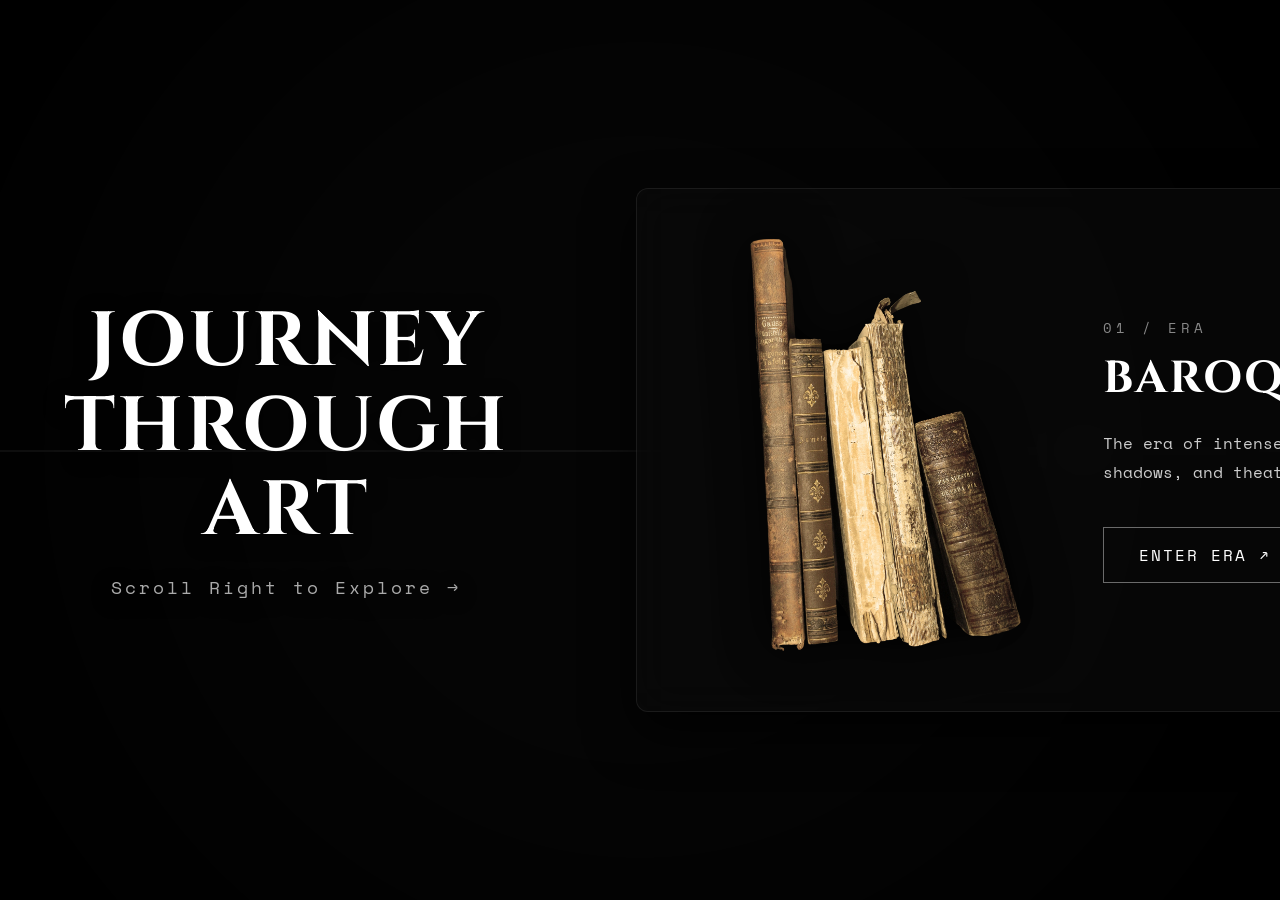
<file: index.html>
<!DOCTYPE html>
<html lang="en">
<head>
    <meta charset="UTF-8">
    <meta name="viewport" content="width=device-width, initial-scale=1.0">
    <title>Art History - Timeline</title>
    <link rel="stylesheet" href="index.css">
    <link href="https://fonts.googleapis.com/css2?family=Cinzel:wght@600&family=Space+Mono&display=swap" rel="stylesheet">
</head>
<body>

    <!-- 背景层 -->
    <div class="dynamic-bg" id="dynamic-bg"></div>
    <div class="bg-overlay"></div>

    <!-- 主线 -->
    <div class="timeline-main-line">
        <!-- 动态进度条 -->
        <div class="timeline-progress" id="timeline-progress"></div>
    </div>

    <div class="horizontal-scroll-container" id="scroll-container">

         <!-- 起始页 (Intro) -->
        <section class="node-section intro-node">
            <div class="intro-text">
                <h1>JOURNEY<br>THROUGH<br>ART</h1>
                <p>Scroll Right to Explore →</p>
            </div>
        </section>

        <div class="scroll-space"></div>

        <!-- 节点 1：巴洛克 -->
        <div class="node-section" data-bg="#3b0000">
            <div class="timeline-dot"></div>
            <div class="ui-panel">
                <div class="img-wrapper">
                    <img src="Baroque images/Baroque-Books.png" alt="Baroque">
                </div>
                <div class="text-content">
                    <span class="chapter-num">01 / ERA</span>
                    <h2>BAROQUE</h2>
                    <p>The era of intense light, deep shadows, and theatrical grandeur.</p>
                    <a href="venice.html" class="explore-btn">ENTER ERA ↗</a>
                </div>
            </div>
        </div>

        <!-- 过渡空间 (连接两个节点) -->
        <div class="scroll-space"></div>

        <!-- 节点 2：穆夏 -->
        <div class="node-section" data-bg="#2b1a00">
            <div class="timeline-dot"></div>
            <div class="ui-panel">
                <div class="img-wrapper">
                    <img src="Mucha images/Mucha-char1.png" alt="Art Nouveau">
                </div>
                <div class="text-content">
                    <span class="chapter-num">02 / ERA</span>
                    <h2>ART NOUVEAU</h2>
                    <p>Nature becomes art, with flowing lines and organic beauty.</p>
                    <a href="mucha.html" class="explore-btn">ENTER ERA ↗</a>
                </div>
            </div>
        </div>

        <!-- 过渡空间 -->
        <div class="scroll-space"></div>

        <!-- 节点 3：哥特 -->
        <div class="node-section" data-bg="#001226">
            <div class="timeline-dot"></div>
            <div class="ui-panel">
                <div class="img-wrapper">
                    <img src="Gothic images/butterfly.png" alt="Gothic">
                </div>
                <div class="text-content">
                    <span class="chapter-num">03 / ERA</span>
                    <h2>GOTHIC</h2>
                    <p>The dark, the divine, and the towering spires of the unknown.</p>
                    <a href="Gothic.html" class="explore-btn">ENTER ERA ↗</a>
                </div>
            </div>
        </div>

        <!-- 过渡空间 -->
        <div class="scroll-space"></div>

        <!-- 结尾页 (Outro) -->
        <section class="node-section outro-node">
            <div class="intro-text">
                <h1>THE END</h1>
                <p>Created by TianJiarui</p>
            </div>
        </section>

    </div>

    <script>
        const container = document.getElementById('scroll-container');
        const bgLayer = document.getElementById('dynamic-bg');
        const progress = document.getElementById('timeline-progress');
        const nodes = document.querySelectorAll('.node-section');
        const dots = document.querySelectorAll('.timeline-dot');

        // 📌 核心：滚动时连续变化
        container.addEventListener('scroll', () => {
            const maxScroll = container.scrollWidth - container.clientWidth;
            const scrollPercent = container.scrollLeft / maxScroll;
            
            // 1. 进度条跟着伸长
            progress.style.width = (scrollPercent * 100) + '%';

            // 2. 背景色连续渐变 (极其硬核的算色法)
            let r = 5, g = 5, b = 5; // 初始极夜黑
            nodes.forEach((node, index) => {
                const nodeRect = node.getBoundingClientRect();
                const windowCenter = window.innerWidth / 2;
                const nodeCenter = nodeRect.left + nodeRect.width / 2;
                const distance = Math.abs(windowCenter - nodeCenter);
                
                // 如果节点在屏幕中间附近，颜色开始混合
                if (distance < window.innerWidth) {
                    const hex = node.getAttribute('data-bg');
                    // 把 hex 转成 rgb
                    const [nr, ng, nb] = [parseInt(hex.slice(1,3), 16), parseInt(hex.slice(3,5), 16), parseInt(hex.slice(5,7), 16)];
                    const weight = 1 - (distance / window.innerWidth);
                    
                    r = Math.floor(5 + (nr - 5) * weight);
                    g = Math.floor(5 + (ng - 5) * weight);
                    b = Math.floor(5 + (nb - 5) * weight);
                }
            });
            bgLayer.style.backgroundColor = `rgb(${r}, ${g}, ${b})`;

            // 3. 时间线节点点亮
            nodes.forEach((node, index) => {
                const nodeRect = node.getBoundingClientRect();
                if (nodeRect.left < window.innerWidth / 2 && nodeRect.right > 0) {
                    dots[index].classList.add('active');
                } else {
                    dots[index].classList.remove('active');
                }
            });
        });

        // 📌 强行记住滚动位置：从详情页返回时，滚回原来的位置
        container.addEventListener('scroll', () => {
            sessionStorage.setItem('timelineScroll', container.scrollLeft);
        });
        window.addEventListener('load', () => {
            const saved = sessionStorage.getItem('timelineScroll');
            if (saved) {
                container.scrollLeft = saved;
                container.dispatchEvent(new Event('scroll')); // 触发一次计算
            }
        });
    </script>
</body>
</html>
</file>
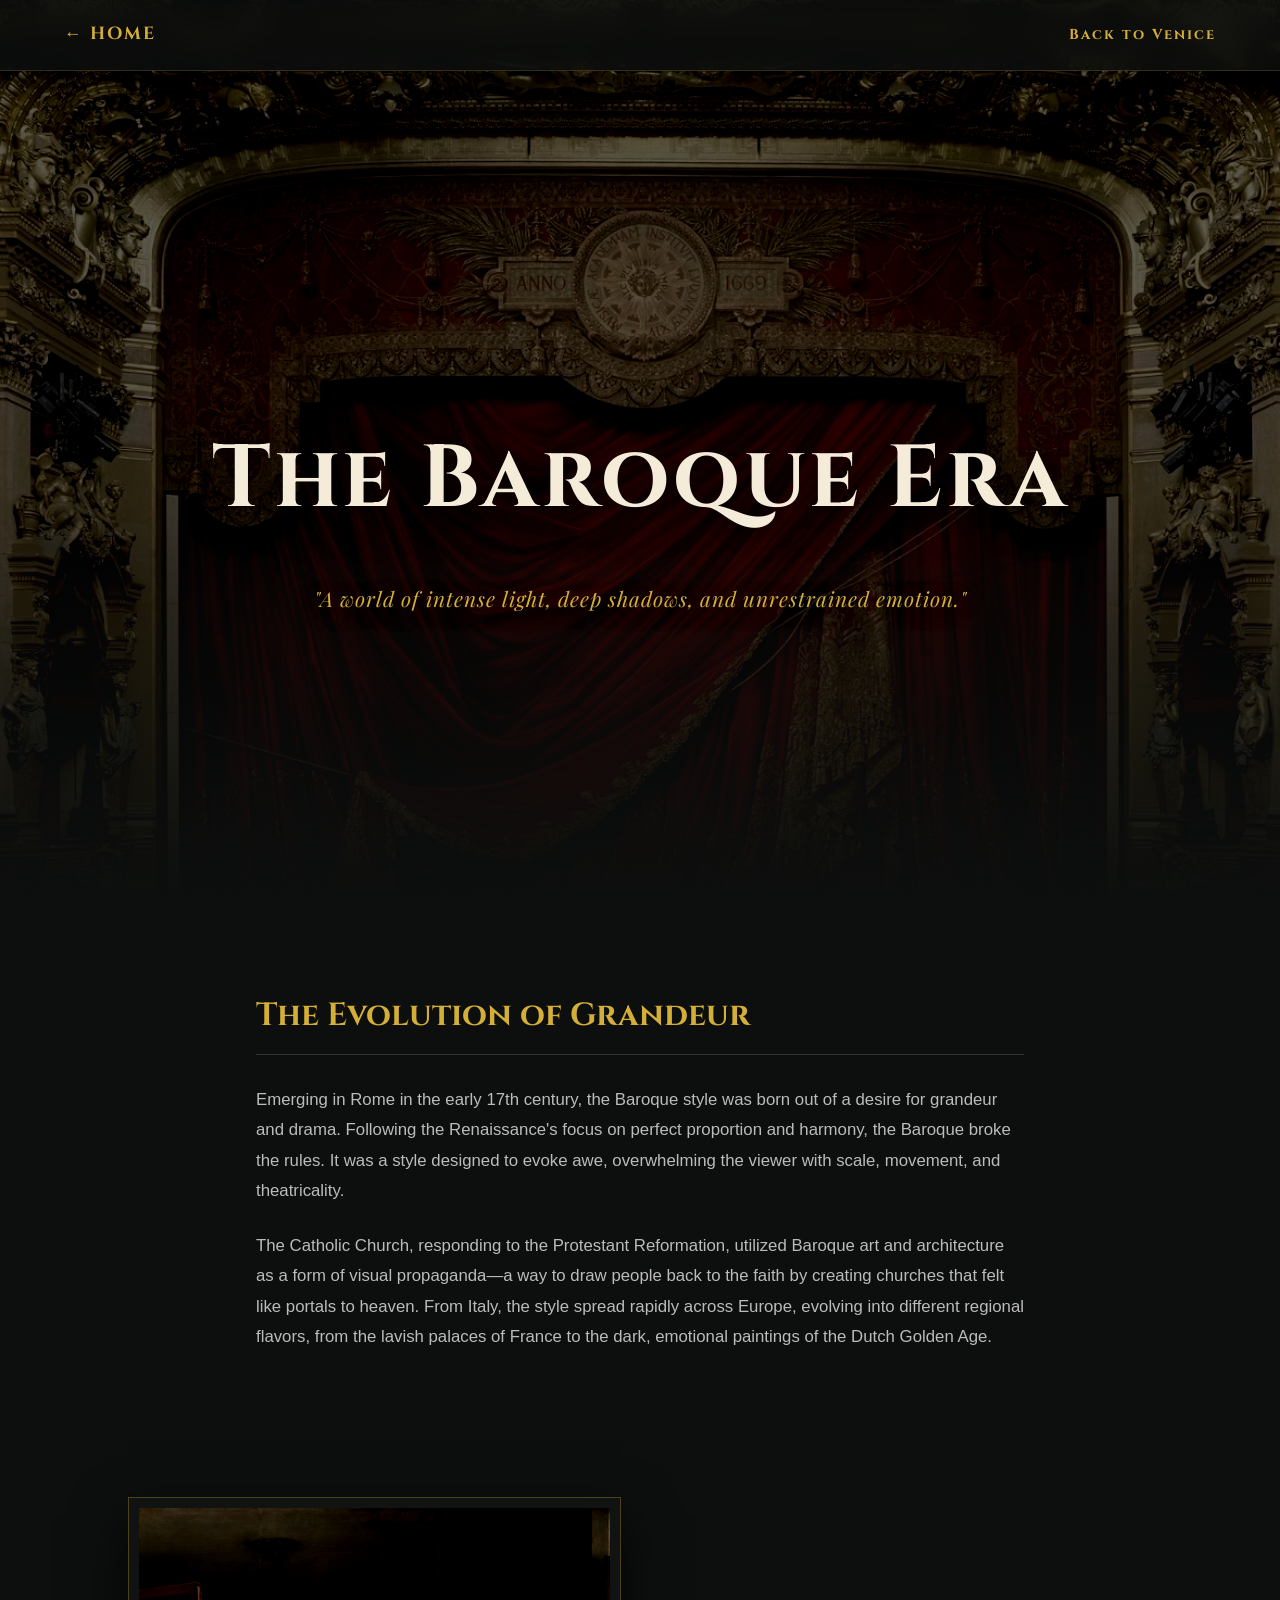
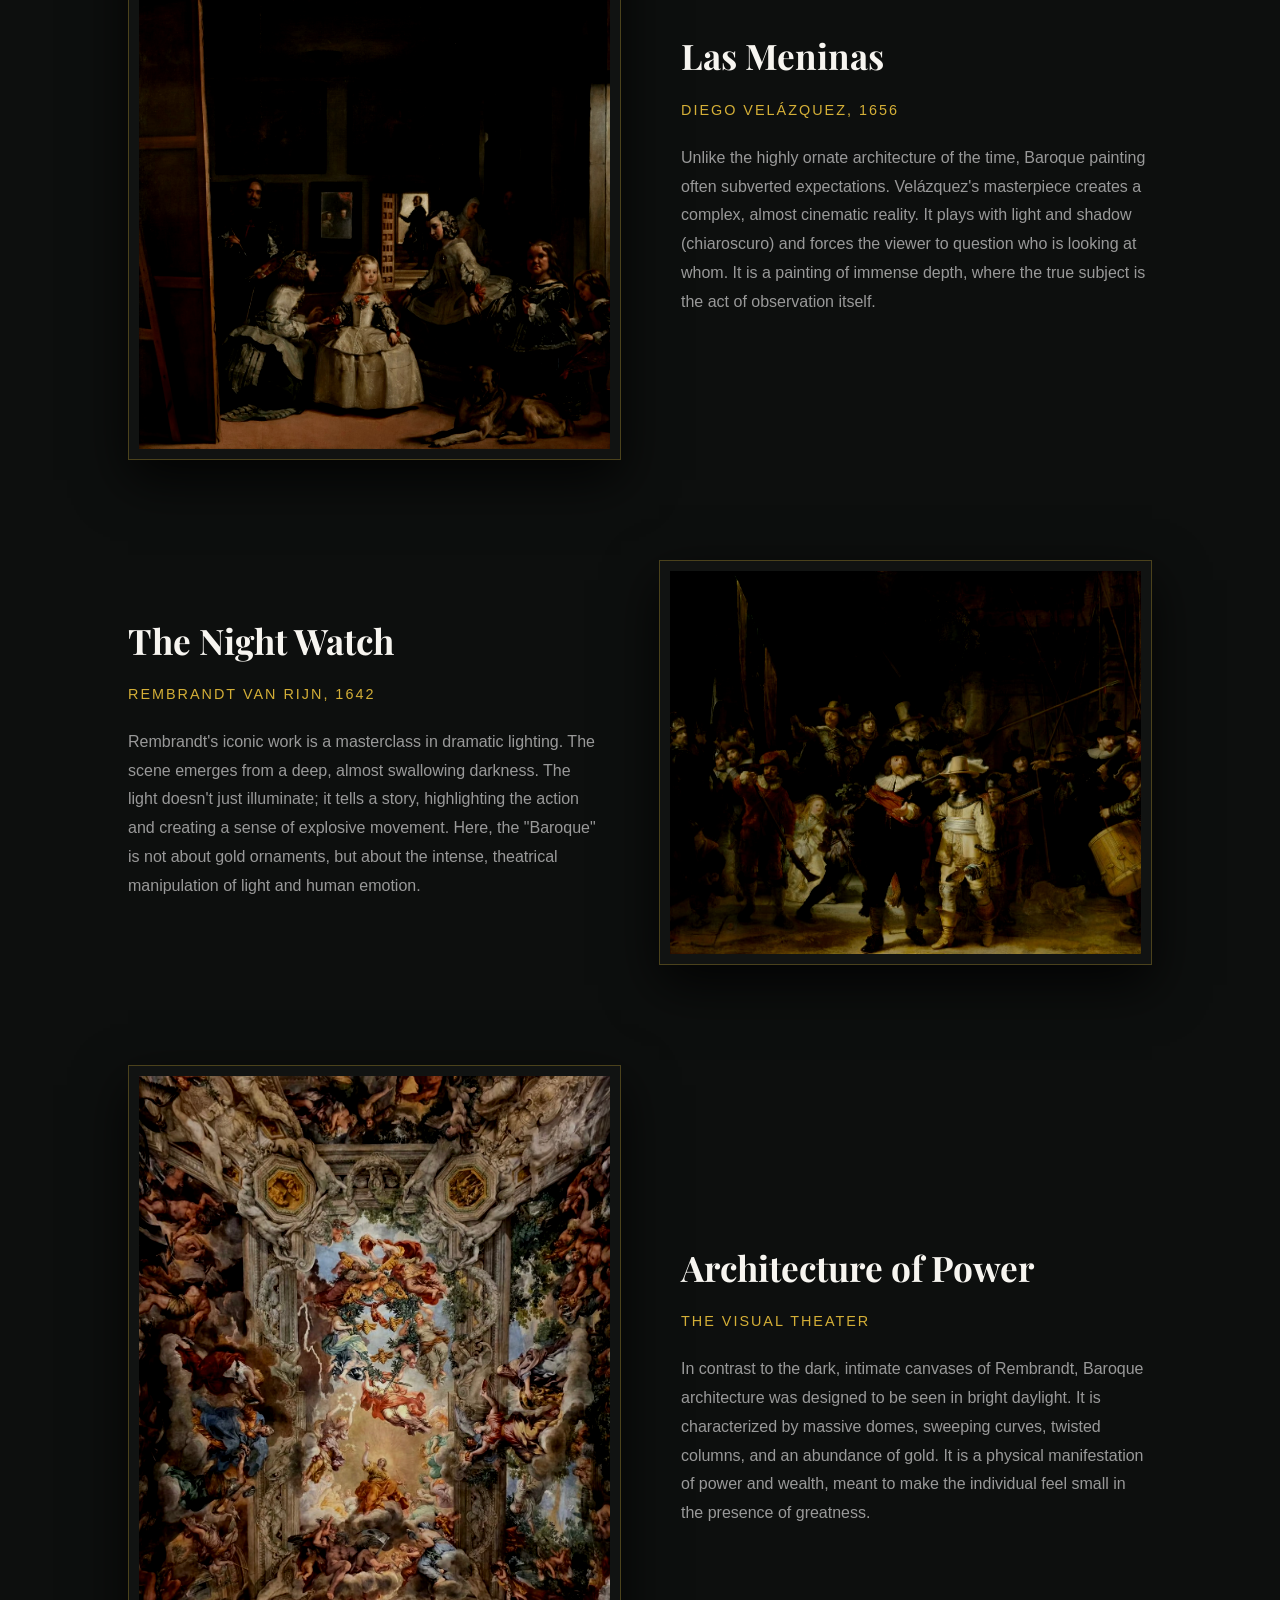
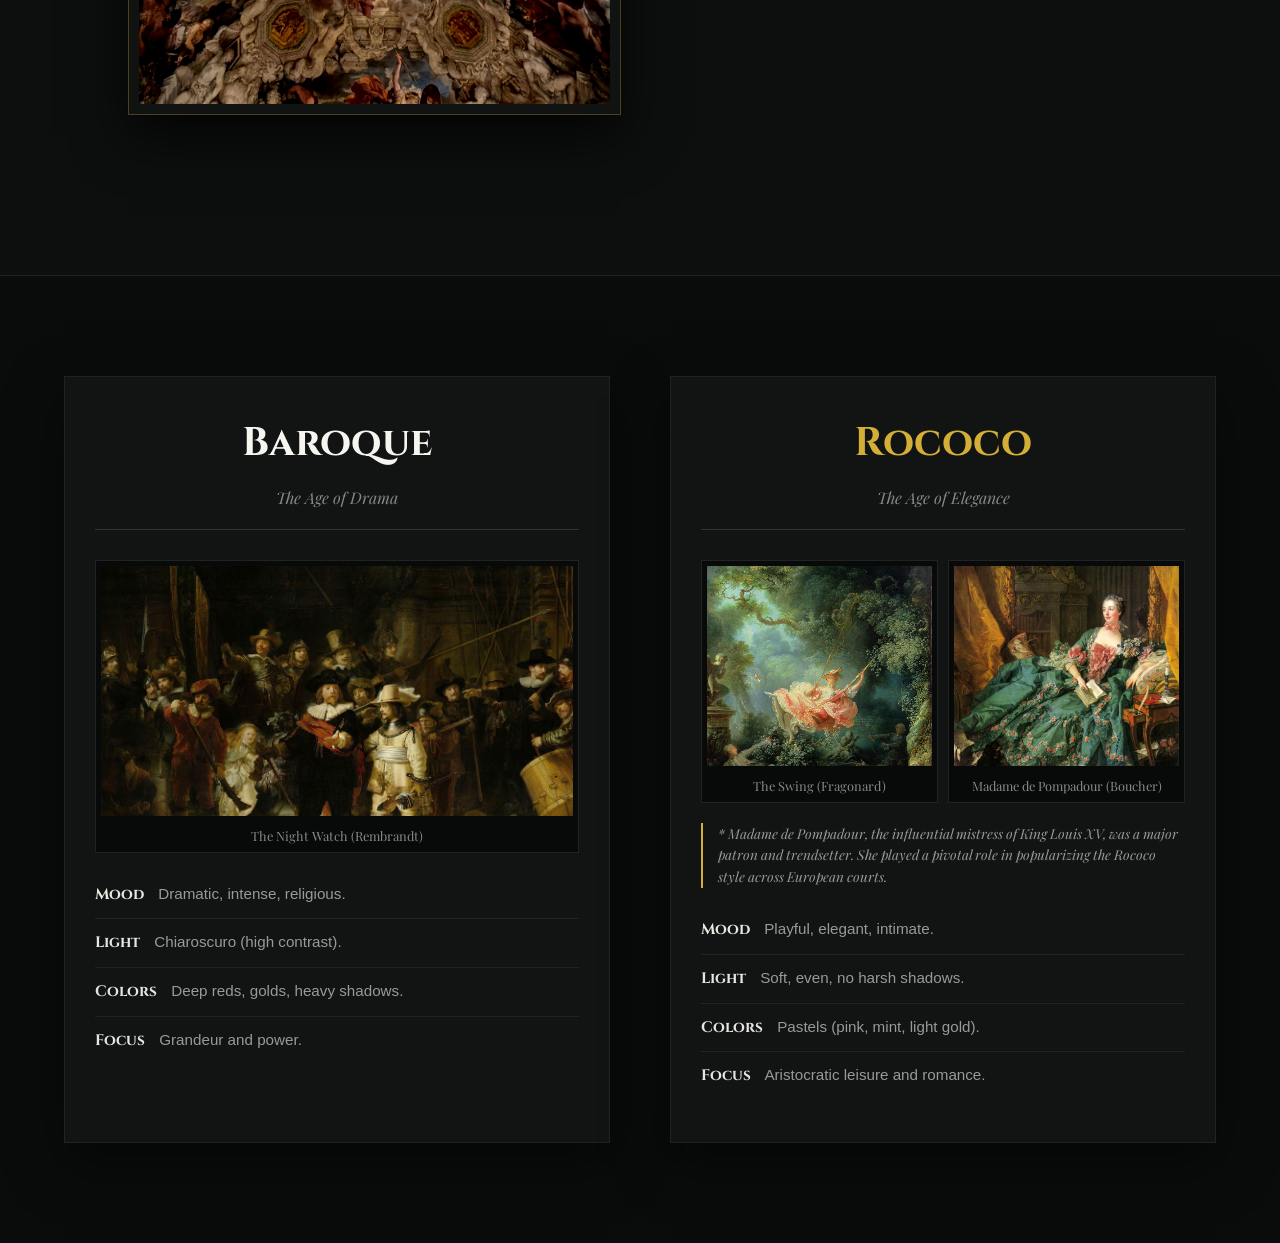
<file: baroque-details.html>
<!DOCTYPE html>
<html lang="zh-CN">
<head>
    <meta charset="UTF-8">
    <!-- 引入高级字体 -->
    <link href="https://fonts.googleapis.com/css2?family=Cinzel:wght@500;700&family=Playfair+Display:ital,wght@0,400;0,700;1,400&display=swap" rel="stylesheet">
    <link rel="stylesheet" href="details.css">
    <title>The Baroque Era</title>
<body>

    <!-- 1. 顶部导航栏 -->
    <nav class="navbar">
        <!-- 回到你最初的首页 -->
        <a href="index.html" class="nav-home">← HOME</a>
        <!-- 回到我们刚做的华丽威尼斯页 -->
        <a href="venice.html">Back to Venice</a>
    </nav>


    <!-- 2. 大屏背景与标题 -->
    <!-- 保留 fade-up 动画，但换成新的 class 名字 -->
    <header class="hero-section fade-up">
    
        <!-- 这是一个空盒子，专门用来放背景图 -->
        <div class="hero-bg-image"></div>
    
        <!-- 文字层 -->
        <div class="hero-content">
            <h1>The Baroque Era</h1>
            <p>"A world of intense light, deep shadows, and unrestrained emotion."</p>
        </div>
    
    </header>

    <!-- 3. 发展历史 (长文本) -->
    <section class="section-text fade-up delay-1">
        <h2>The Evolution of Grandeur</h2>
        <p>
            Emerging in Rome in the early 17th century, the Baroque style was born out of a desire for grandeur and drama. Following the Renaissance's focus on perfect proportion and harmony, the Baroque broke the rules. It was a style designed to evoke awe, overwhelming the viewer with scale, movement, and theatricality.
        </p>
        <p>
            The Catholic Church, responding to the Protestant Reformation, utilized Baroque art and architecture as a form of visual propaganda—a way to draw people back to the faith by creating churches that felt like portals to heaven. From Italy, the style spread rapidly across Europe, evolving into different regional flavors, from the lavish palaces of France to the dark, emotional paintings of the Dutch Golden Age.
        </p>
    </section>

    <!-- 4. 绘画与建筑的交响 (左图右文，交替排列) -->
    <section class="art-architecture-section">
        
        <!-- 第一排：绘画作品 (宫娥) -->
        <div class="art-row fade-up">
            <div class="art-image-container">
                <!-- 替换为你自己的宫娥图片路径 -->
                <img src="Baroque images/art(1).jpg" alt="Las Meninas">
            </div>
            <div class="art-text">
                <h3>Las Meninas</h3>
                <div class="artist">Diego Velázquez, 1656</div>
                <p>
                    Unlike the highly ornate architecture of the time, Baroque painting often subverted expectations. Velázquez's masterpiece creates a complex, almost cinematic reality. It plays with light and shadow (chiaroscuro) and forces the viewer to question who is looking at whom. It is a painting of immense depth, where the true subject is the act of observation itself.
                </p>
            </div>
        </div>

        <!-- 第二排：绘画作品 (夜巡) - 左右反转 -->
        <div class="art-row reverse fade-up">
            <div class="art-image-container">
                <!-- 替换为你自己的夜巡图片路径 -->
                <img src="Baroque images/art.png" alt="The Night Watch">
            </div>
            <div class="art-text">
                <h3>The Night Watch</h3>
                <div class="artist">Rembrandt van Rijn, 1642</div>
                <p>
                    Rembrandt's iconic work is a masterclass in dramatic lighting. The scene emerges from a deep, almost swallowing darkness. The light doesn't just illuminate; it tells a story, highlighting the action and creating a sense of explosive movement. Here, the "Baroque" is not about gold ornaments, but about the intense, theatrical manipulation of light and human emotion.
                </p>
            </div>
        </div>

        <!-- 第三排：建筑 - 用你之前的素材或者找张图 -->
        <div class="art-row fade-up">
            <div class="art-image-container">
                <!-- 替换为巴洛克建筑图片 (比如凡尔赛宫或圣彼得大教堂) -->
                <img src="Baroque images/background(1).png" alt="Baroque Architecture">
            </div>
            <div class="art-text">
                <h3>Architecture of Power</h3>
                <div class="artist">The Visual Theater</div>
                <p>
                    In contrast to the dark, intimate canvases of Rembrandt, Baroque architecture was designed to be seen in bright daylight. It is characterized by massive domes, sweeping curves, twisted columns, and an abundance of gold. It is a physical manifestation of power and wealth, meant to make the individual feel small in the presence of greatness.
                </p>
            </div>
        </div>

    </section>

    <!-- 5. 底部对比 (画廊交错排版) -->
    <section class="comparison-section">
        <div class="gallery-wrapper">

            <!-- --- 左侧：巴洛克区块 --- -->
            <div class="era-block fade-up">
                <div class="era-header">
                    <h2>Baroque</h2>
                    <span>The Age of Drama</span>
                </div>

                <div class="era-content">
                    <!-- 大图 -->
                    <div class="era-main-image">
                        <img src="Baroque images/art.png" alt="The Night Watch">
                        <p class="img-caption">The Night Watch (Rembrandt)</p>
                    </div>

                    <!-- 侧边/下方的文字列表 -->
                    <ul class="era-list">
                        <li><strong>Mood</strong> Dramatic, intense, religious.</li>
                        <li><strong>Light</strong> Chiaroscuro (high contrast).</li>
                        <li><strong>Colors</strong> Deep reds, golds, heavy shadows.</li>
                        <li><strong>Focus</strong> Grandeur and power.</li>
                    </ul>
                </div>
            </div>

            <!-- --- 右侧：洛可可区块 --- -->
            <div class="era-block rococo fade-up delay-1">
                <div class="era-header">
                    <h2>Rococo</h2>
                    <span>The Age of Elegance</span>
                </div>

                <div class="era-content">
                    <!-- 两张图并排 (如果屏幕窄会自动上下) -->
                    <div class="era-img-group">
                        <div class="era-main-image">
                            <img src="Baroque images/art(4).jpg" alt="The Swing">
                            <p class="img-caption">The Swing (Fragonard)</p>
                        </div>
                        <div class="era-main-image">
                            <img src="Baroque images/art(3).jpg" alt="Madame de Pompadour">
                            <p class="img-caption">Madame de Pompadour (Boucher)</p>
                        </div>
                    </div>

                    <!-- 专属引言 -->
                    <p class="era-quote">
                        * Madame de Pompadour, the influential mistress of King Louis XV, was a major patron and trendsetter. She played a pivotal role in popularizing the Rococo style across European courts.
                    </p>

                    <ul class="era-list">
                        <li><strong>Mood</strong> Playful, elegant, intimate.</li>
                        <li><strong>Light</strong> Soft, even, no harsh shadows.</li>
                        <li><strong>Colors</strong> Pastels (pink, mint, light gold).</li>
                        <li><strong>Focus</strong> Aristocratic leisure and romance.</li>
                    </ul>
                </div>
            </div>

        </div>
    </section>
 

</body>
</html>
</file>
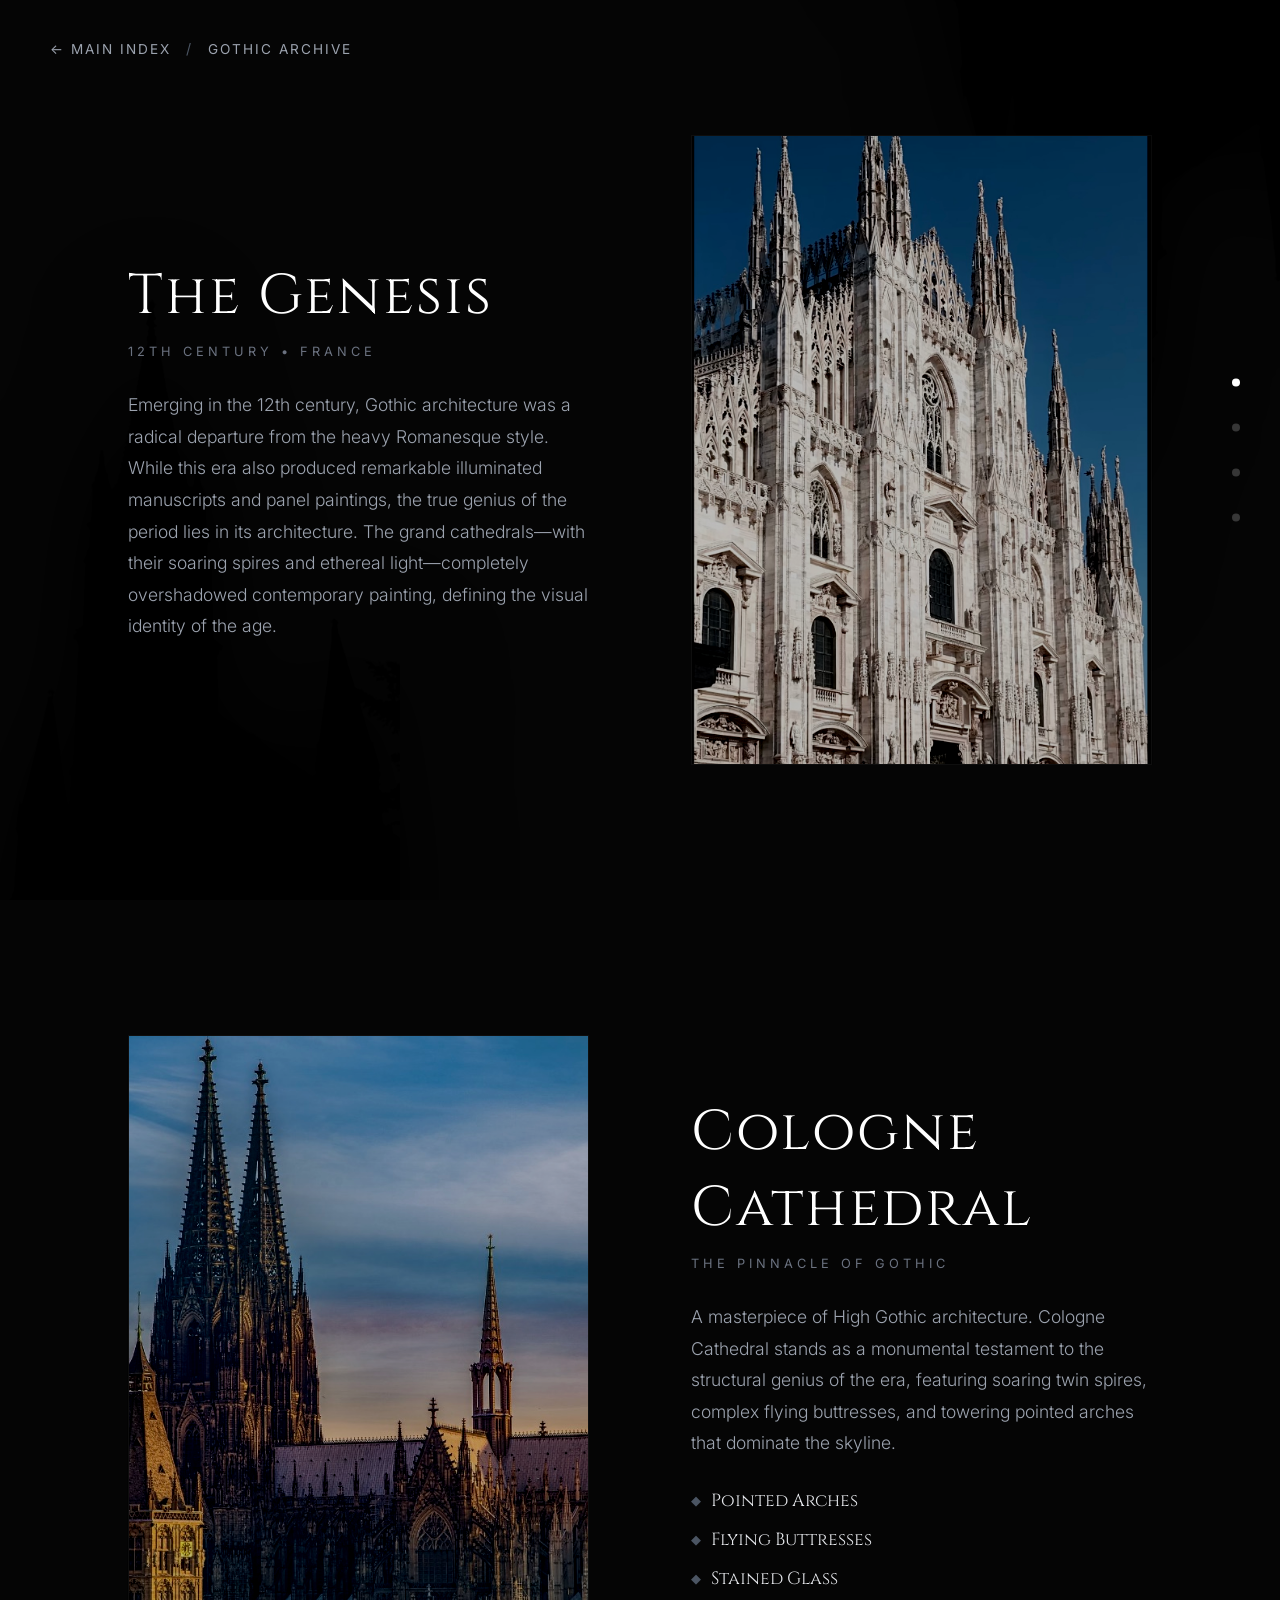
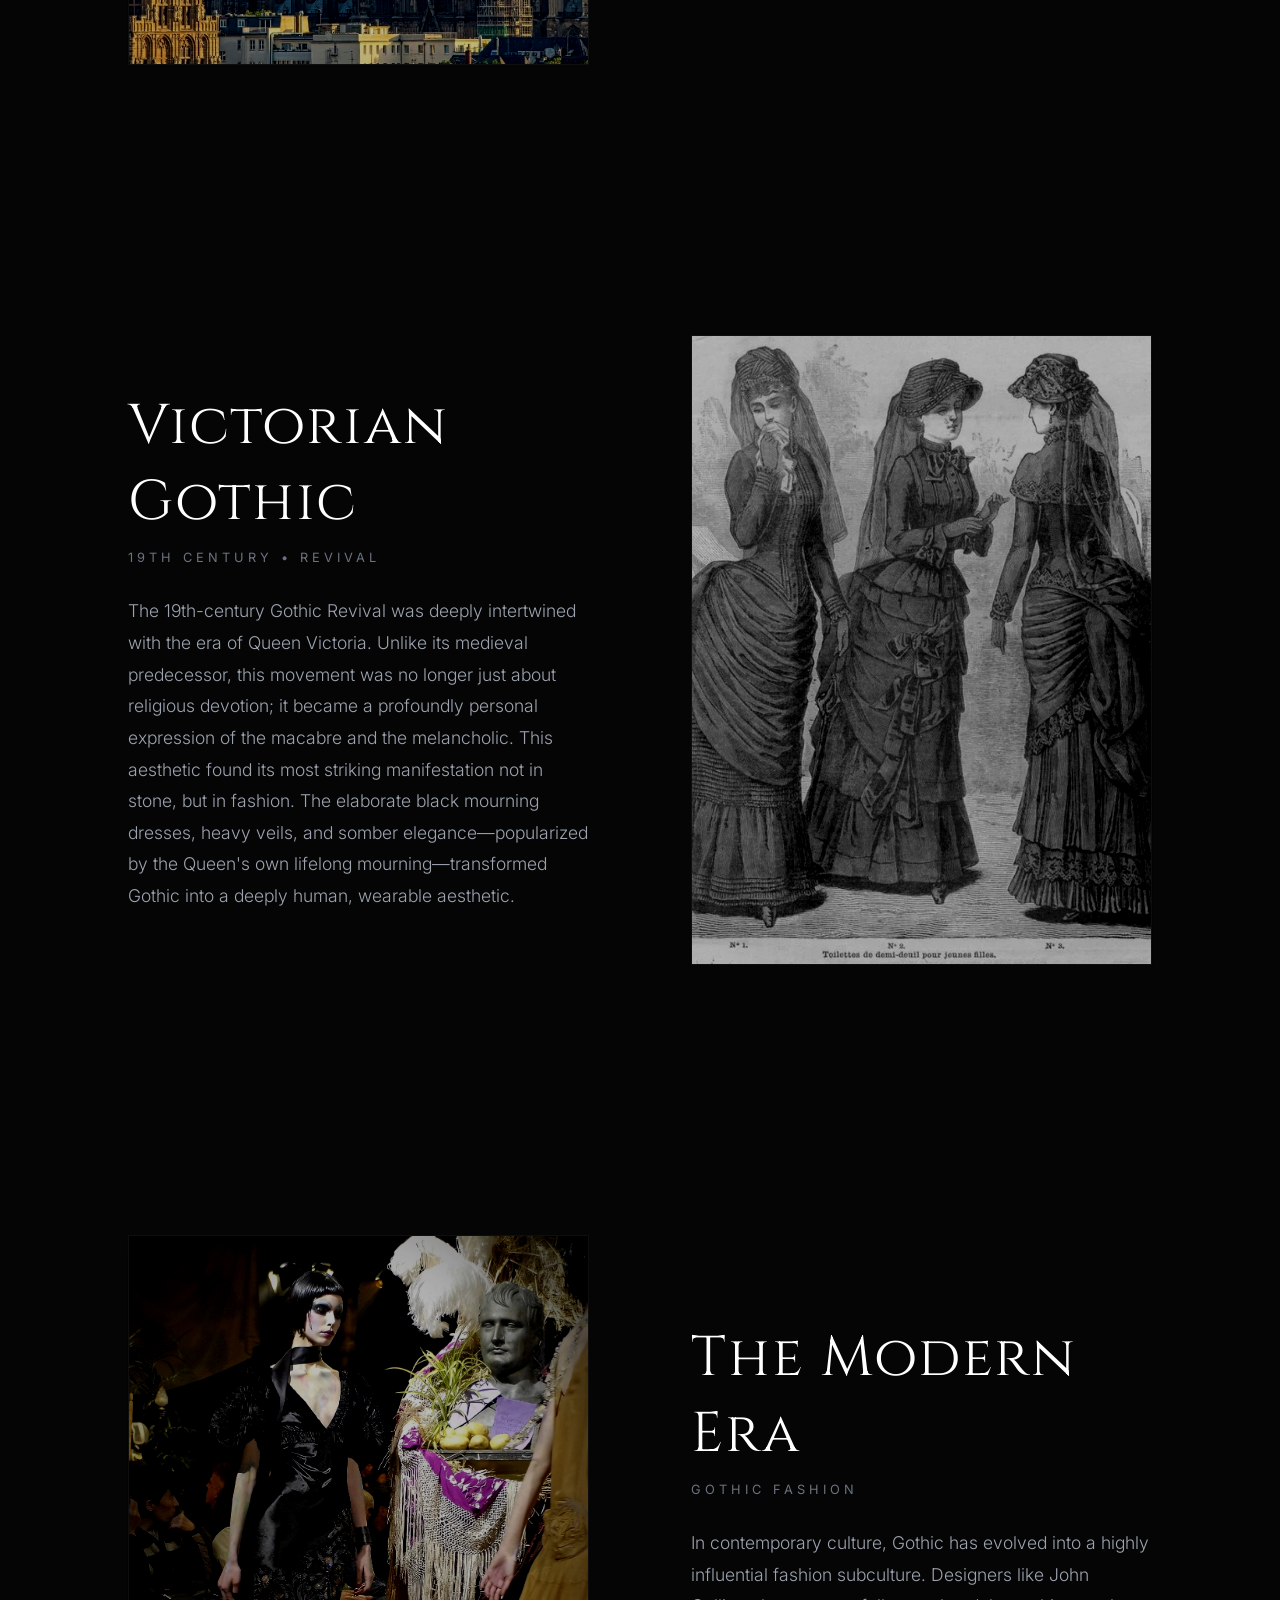
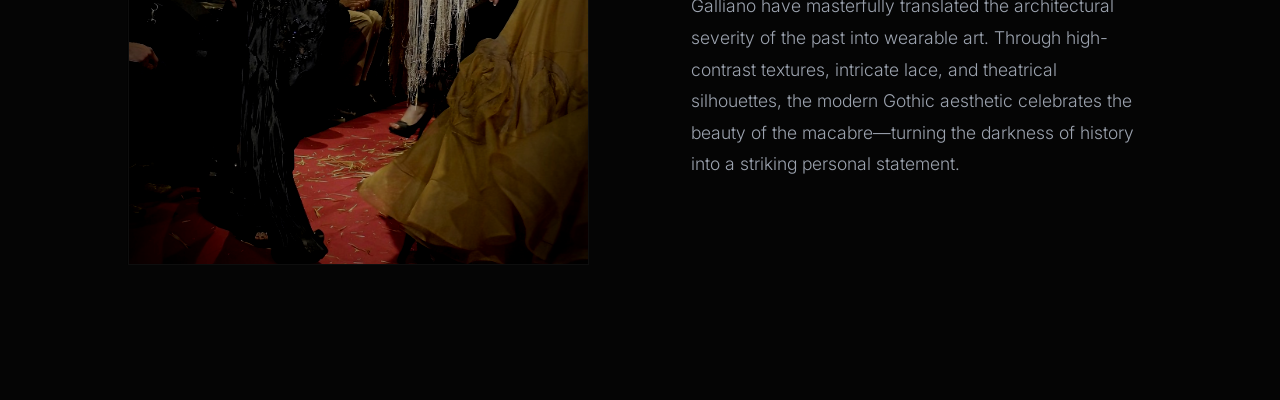
<file: Gothic-detail.html>
<!DOCTYPE html>
<html lang="en">
<head>
    <meta charset="UTF-8">
    <meta name="viewport" content="width=device-width, initial-scale=1.0">
    <title>Gothic - The Dark Aesthetic</title>
    <link rel="stylesheet" href="Gothic-detail.css">
    <!-- 引入高雅排版字体 -->
    <link href="https://fonts.googleapis.com/css2?family=Cinzel:wght@400;700&family=Inter:wght@300;400&display=swap" rel="stylesheet">
</head>
<body>

    <!-- 左上角：返回导航菜单 -->
    <div class="top-left-nav">
        <a href="index.html" class="back-btn">
            <span class="arrow">←</span> MAIN INDEX
        </a>
        <span class="nav-divider">/</span>
        <a href="Gothic.html" class="back-btn">
            GOTHIC ARCHIVE
        </a>
    </div>

    <!-- 右侧：悬浮时间轴导航 -->
    <nav class="side-nav">
        <ul>
            <li><a href="#origin" class="nav-dot active"><span>01. Origin</span></a></li>
            <li><a href="#cologne" class="nav-dot"><span>02. Cologne Cathedral</span></a></li>
            <li><a href="#victorian" class="nav-dot"><span>03. Victorian</span></a></li>
            <li><a href="#fashion" class="nav-dot"><span>04. Modern Fashion</span></a></li>
        </ul>
    </nav>

    <!-- ========================================== -->
    <!-- 第一屏：起源 (The Origin) -->
    <!-- ========================================== -->
    <section id="origin" class="content-section" 
    style="position: relative; overflow: hidden;">

    <!-- 贯穿全屏的固定背景（镜像双塔） -->
    <div class="fixed-mirror-bg">
        <!-- 左下角正常的教堂 -->
        <img class="spire-left" src="Gothic images/church(4).png" alt="Normal Spire">
        <!-- 右上角倒立的教堂 -->
        <img class="spire-right" src="Gothic images/church(4).png" alt="Inverted Spire">
    </div>

        <div class="text-container">
            <h1 class="section-title">The Genesis</h1>
            <p class="subtitle">12TH CENTURY • FRANCE</p>
            <p class="description">
                Emerging in the 12th century, Gothic architecture was a radical departure from the heavy Romanesque style. While this era also produced remarkable illuminated manuscripts and panel paintings, the true genius of the period lies in its architecture. The grand cathedrals—with their soaring spires and ethereal light—completely overshadowed contemporary painting, defining the visual identity of the age.
            </p>
        </div>
        <!-- 找一张早期的哥特建筑图，比如巴黎圣母院或者圣但尼圣殿 -->
        <div class="image-container">
            <img src="Gothic images/church(5).jpg" alt="Early Gothic Architecture">
        </div>
    </section>

    <!-- ========================================== -->
    <!-- 第二屏：科隆大教堂 (Cologne Cathedral) -->
    <!-- ========================================== -->
    <section id="cologne" class="content-section reverse-layout">
        <div class="text-container">
            <h1 class="section-title">Cologne Cathedral</h1>
            <p class="subtitle">THE PINNACLE OF GOTHIC</p>
            <p class="description">
                A masterpiece of High Gothic architecture. Cologne Cathedral stands as a monumental testament to the structural genius of the era, featuring soaring twin spires, complex flying buttresses, and towering pointed arches that dominate the skyline.
            </p>
            <ul class="feature-list">
                <li><span>◆</span> Pointed Arches</li>
                <li><span>◆</span> Flying Buttresses</li>
                <li><span>◆</span> Stained Glass</li>
            </ul>
        </div>
        <!-- 找一张极其宏伟的科隆大教堂照片（最好是黑白或低饱和度） -->
        <div class="image-container">
            <img src="Gothic images/Cologne-Cathedral.jpg" alt="Cologne Cathedral">
        </div>
    </section>

    <!-- ========================================== -->
    <!-- 第三屏：维多利亚哥特 (Victorian Gothic) -->
    <!-- ========================================== -->
    <section id="victorian" class="content-section">
        <div class="text-container">
            <h1 class="section-title">Victorian Gothic</h1>
            <p class="subtitle">19TH CENTURY • REVIVAL</p>
            <p class="description">
                The 19th-century Gothic Revival was deeply intertwined with the era of Queen Victoria. Unlike its medieval predecessor, this movement was no longer just about religious devotion; it became a profoundly personal expression of the macabre and the melancholic. This aesthetic found its most striking manifestation not in stone, but in fashion. The elaborate black mourning dresses, heavy veils, and somber elegance—popularized by the Queen's own lifelong mourning—transformed Gothic into a deeply human, wearable aesthetic.
            </p>
        </div>
        <!-- 找一张维多利亚哥特式建筑（比如伦敦的国会大厦，或者暗黑风的古堡） -->
        <div class="image-container">
            <img src="Gothic images/Victoria.jpg" alt="Victorian Gothic Architecture">
        </div>
    </section>

    <!-- ========================================== -->
    <!-- 第四屏：现代哥特穿搭 (Modern Fashion) -->
    <!-- ========================================== -->
    <section id="fashion" class="content-section reverse-layout">
        <div class="text-container">
            <h1 class="section-title">The Modern Era</h1>
            <p class="subtitle">GOTHIC FASHION</p>
            <p class="description">
                In contemporary culture, Gothic has evolved into a highly influential fashion subculture. Designers like John Galliano have masterfully translated the architectural severity of the past into wearable art. Through high-contrast textures, intricate lace, and theatrical silhouettes, the modern Gothic aesthetic celebrates the beauty of the macabre—turning the darkness of history into a striking personal statement.
            </p>
        </div>
        <!-- 找一张你喜欢的黑白哥特穿搭图 -->
        <div class="image-container">
            <img src="Gothic images/Fashion.jpg" alt="Gothic Fashion">
        </div>
    </section>

    <script>

        // 监听滚动，让元素出现
    const sections = document.querySelectorAll('.content-section');

    const revealObserver = new IntersectionObserver((entries) => {
        entries.forEach(entry => {
            // 如果这个区块进入了屏幕视野
            if (entry.isIntersecting) {
                // 加上 active 类，这就像按下了开关，CSS 里写的动画就会开始播放
                entry.target.classList.add('active');
            }
            });
        }, {
            threshold: 0.2 // 只要露出 20% 就开始播放
        });

    sections.forEach(section => revealObserver.observe(section));


    // -------------------------
    // 下面是你原本用来让右侧圆点亮起的代码
    // -------------------------
    const navDots = document.querySelectorAll('.nav-dot');

    const observerOptions = {
        root: null,
        rootMargin: '0px',
        threshold: 0.5 
    };

    const observer = new IntersectionObserver((entries) => {
        entries.forEach(entry => {
            if (entry.isIntersecting) {
                navDots.forEach(dot => dot.classList.remove('active'));
                const id = entry.target.getAttribute('id');
                document.querySelector(`.nav-dot[href="#${id}"]`).classList.add('active');
            }
        });
    }, observerOptions);

    sections.forEach(section => observer.observe(section));
    </script>
</body>
</html>
</file>
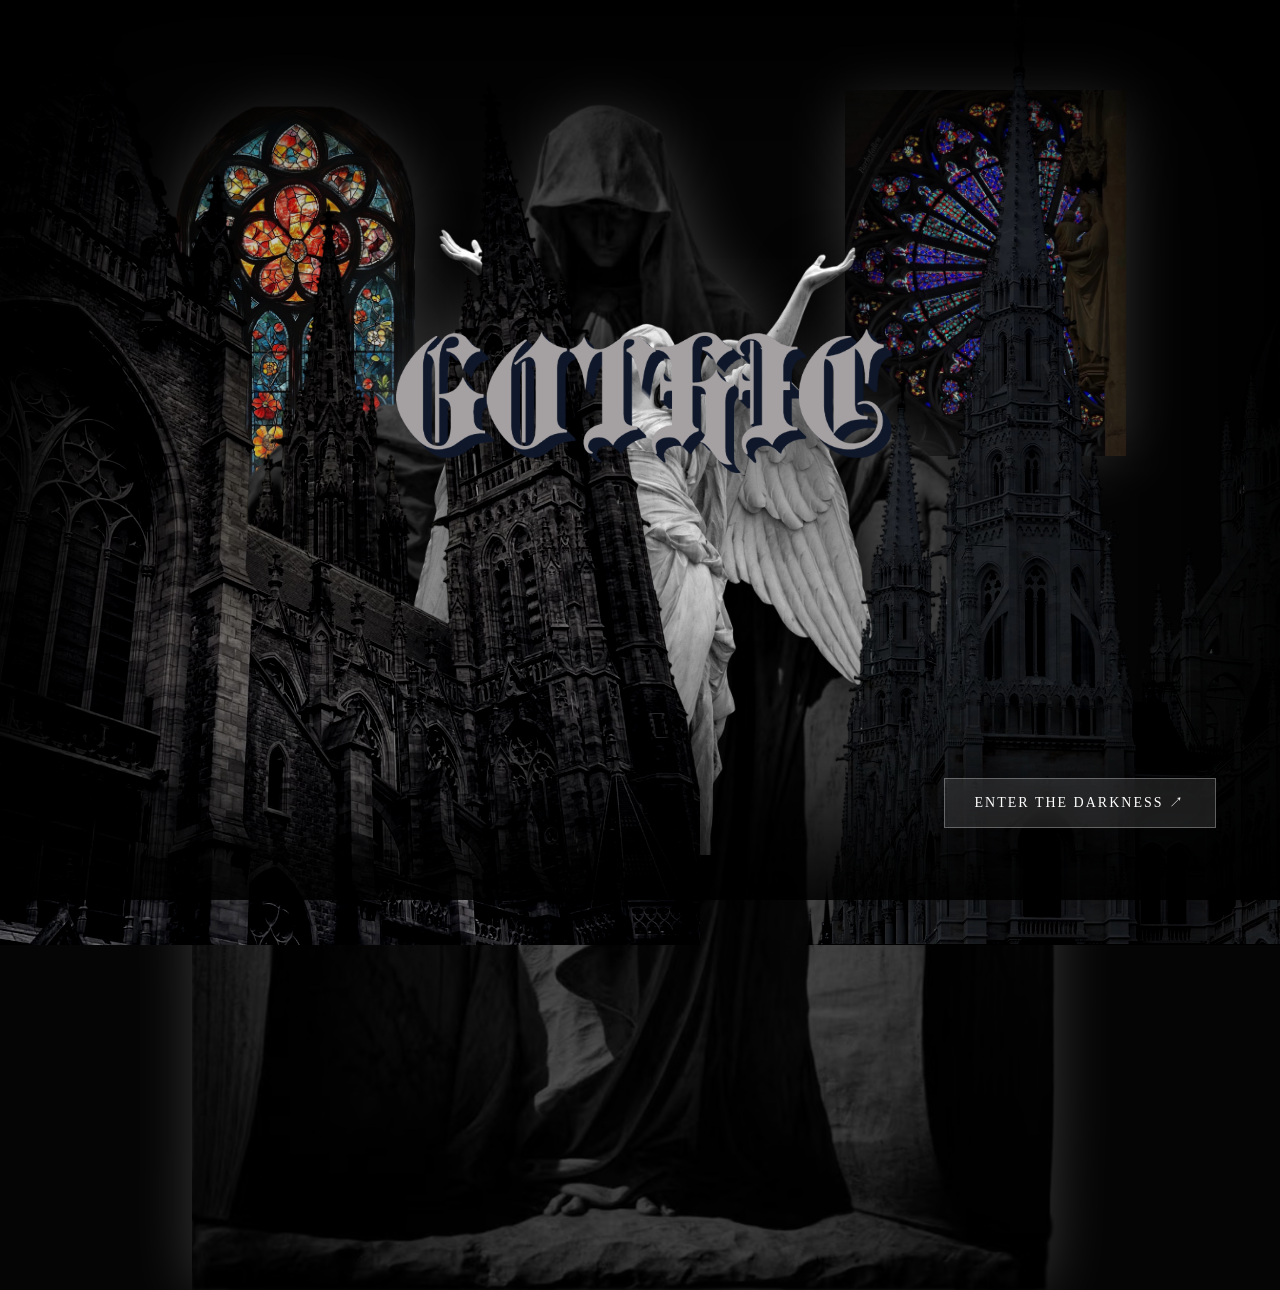
<file: Gothic.html>
<!DOCTYPE html>
<html lang="zh-CN">
<head>
    <meta charset="UTF-8">
    <link rel="stylesheet" href="Gothic.css">
    <title>Gothic</title>
</head>
<body>

    <!-- 纯黑底色 -->
    <div style="position: absolute; inset: 0; background-color: #050505; z-index: -1;"></div>

    <!-- 左右对称彩窗 -->
    <img class="img-window-left" src="Gothic images/window.png" style="
        position: absolute; top: 10%; left: 50%; margin-left: -38vw; width: 22vw; height: auto; z-index: 1; filter: brightness(0.8) drop-shadow(0 0 30px rgba(255,255,255,0.2));
    ">
    <img class="img-window-right" src="Gothic images/window(1).jpg" style="
        position: absolute; top: 10%; left: 50%; margin-left: 16vw; width: 22vw; height: auto; z-index: 1; filter: brightness(0.8) drop-shadow(0 0 30px rgba(255,255,255,0.2));
    ">

    <!-- 不可名状暗影 angel(2) -->
    <img class="img-shadow" src="Gothic images/angel(2).png" style="
        position: absolute; top: 0%; left: 50%; margin-left: -35vw; width: 70vw; height: auto; filter: brightness(0.3) drop-shadow(0 0 30px rgba(255,255,255,0.2)); z-index: 3;
    ">

    <!-- 大天使 angel(1) (往上挪了！) -->
    <img class="img-angel" src="Gothic images/angel(1).png" style="
        position: absolute; bottom: 5vh; left: 50%; margin-left: -20vw; width: 40vw; height: auto; z-index: 4; filter: drop-shadow(0 0 20px rgba(0,0,0,0.9));
    ">

    <!-- 两侧尖塔 -->
    <img class="img-church-left" src="Gothic images/church(1).png" style="
        position: absolute; bottom: -5vh; left: 0; height: 110vh; width: auto; z-index: 5; filter: brightness(0.6) contrast(1.2);
    ">
    <img class="img-church-right" src="Gothic images/church(2).png" style="
        position: absolute; bottom: -5vh; right: 0; height: 110vh; width: auto; z-index: 5; filter: brightness(0.6) contrast(1.2);
    ">

    <!-- 字体 -->
    <img class="img-text" src="Gothic images/text.png" style="
        position: absolute; top: 2%; left: 50%; margin-left: -30vw; width: 60vw; z-index: 10; filter: drop-shadow(0 15px 20px rgba(0,0,0,0.9));
    ">

    <!-- 毛玻璃按钮 -->
    <a href="Gothic-detail.html" class="explore-btn">
        ENTER THE DARKNESS <span>↗</span>
    </a>

    <!-- 暗角 -->
    <div class="vignette-overlay"></div>

    <script>
    // 网页加载完成后，给 body 加一个 loaded 类，瞬间触发所有 CSS 动画
    window.addEventListener('load', () => {
        document.body.classList.add('loaded');
    });
</script>

</body>
</html>
</file>
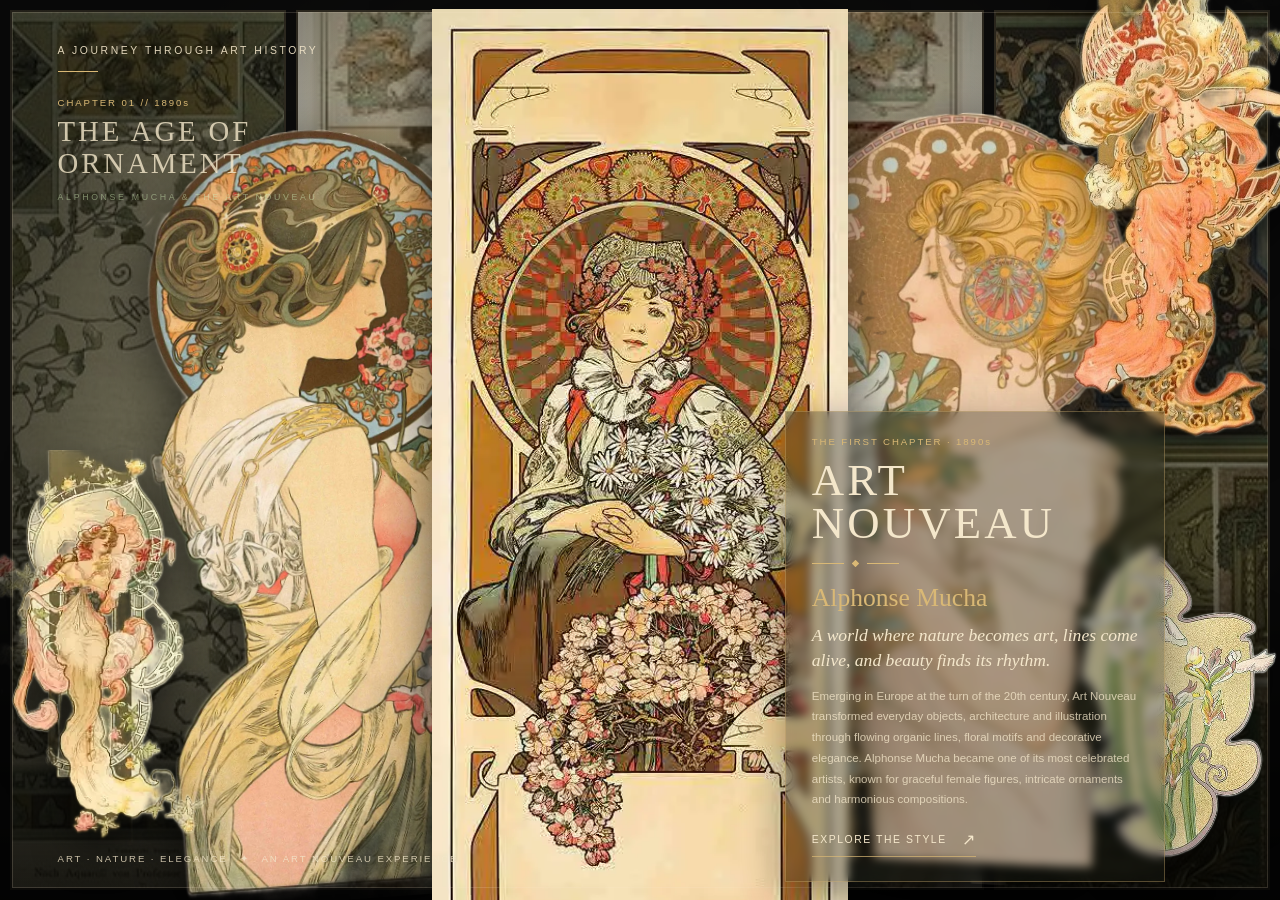
<file: mucha.html>
<!DOCTYPE html>
<html lang="en">

<head>
    <meta charset="UTF-8">
    <meta name="viewport" content="width=device-width, initial-scale=1.0">

    <title>Art Nouveau — Alphonse Mucha</title>

    <!-- 引入优雅的英文字体 -->
    <link rel="preconnect" href="https://fonts.gstatic.com" crossorigin>
    <link rel="stylesheet" href="mucha.css">
</head>

<body class="mucha-theme">

    <main class="gallery">

        <!-- 1. 背景层：三张图拼贴的墙面 -->
        <div class="wall-grid" aria-hidden="true">
            <div class="wall-tile tile-1">
                <img src="Mucha images/Mucha-background5.webp" alt="">
            </div>
            <div class="wall-tile tile-2">
                <img src="Mucha images/Mucha-background6.webp" alt="">
            </div>
            <div class="wall-tile tile-3">
                <img src="Mucha images/Mucha-background1.webp" alt="">
            </div>
        </div>
        <!-- 遮罩层：让背景暗下来，聚焦人物 -->
        <div class="ambient-overlay" aria-hidden="true"></div>

        <!-- ================= 核心拼贴人物 ================= -->

        <!-- 左侧护法 -->
        <figure class="artwork artwork-left">
            <img src="Mucha images/Mucha-char2.png" alt="Left Woman">
        </figure>

        <!-- 中间 C 位 -->
        <figure class="artwork artwork-center">
            <img src="Mucha images/Mucha-char6.webp" alt="Center Woman">
        </figure>

        <!-- 右侧护法 -->
        <figure class="artwork artwork-right">
            <img src="Mucha images/Mucha-char8.png" alt="Right Woman">
        </figure>

        <!-- 边缘浮动碎片 -->
        <div class="fragment frag-left" aria-hidden="true">
            <img src="Mucha images/Mucha-char3.png" alt="">
        </div>
        <div class="fragment frag-right" aria-hidden="true">
            <img src="Mucha images/Mucha-char4.png" alt="">
        </div>

        <div class="fragment frag-lili" aria-hidden="true">
            <img src="Mucha images/Mucha-Material-Flower.png" alt = "">
        </div>

        <!-- ================= 文字层 ================= -->

        <!-- 顶部标签 -->
        <header class="gallery-header">
            <span class="eyebrow">A JOURNEY THROUGH ART HISTORY</span>
    
            <!-- 加一个极细的金色分割线 -->
            <div class="header-line"></div>
    
            <!-- 用不同大小的英文错落排版，填补空白 -->
            <div class="header-text-block">
                <p>CHAPTER 01 // 1890s</p>
                <h3>THE AGE OF<br>ORNAMENT</h3>
                <span class="tiny-text">ALPHONSE MUCHA & THE ART NOUVEAU</span>
            </div>
        </header>

        <!-- 右下角文字面板 -->
        <section class="intro-panel">
            <p class="intro-kicker">THE FIRST CHAPTER · 1890s</p>
            <h1>ART NOUVEAU</h1>
            <div class="title-divider">
                <span></span><span class="divider-diamond"></span><span></span>
            </div>
            <h2>Alphonse Mucha</h2>
            <p class="intro-description">
                A world where nature becomes art, lines come alive,
                and beauty finds its rhythm.
            </p>
            <p class="intro-detail">
                Emerging in Europe at the turn of the 20th century,
                Art Nouveau transformed everyday objects, architecture
                and illustration through flowing organic lines,
                floral motifs and decorative elegance.
                Alphonse Mucha became one of its most celebrated
                artists, known for graceful female figures,
                intricate ornaments and harmonious compositions.
            </p>
            <!-- 注意：这个链接以后可以用来跳转到别的页面 -->
            <a class="explore-link" href="nouveau.html">
                <span>EXPLORE THE STYLE</span>
                <span class="arrow">↗</span>
            </a>
        </section>

        <!-- 左下角标签 -->
        <footer class="gallery-footer" id="gallery-note">
            <span>ART · NATURE · ELEGANCE</span>
            <span class="footer-separator">✦</span>
            <span>AN ART NOUVEAU EXPERIENCE</span>
        </footer>

        <!-- 屏幕边框 -->
        <div class="screen-frame" aria-hidden="true"></div>
    </main>

    <script>
    // 监听那个超链接的点击
    document.querySelector('.explore-link').addEventListener('click', function(e) {
        e.preventDefault(); // 阻止瞬间跳转
        const url = this.href; // 获取要跳转的链接
        
        // 给整个屏幕加上淡出动画
        document.querySelector('.gallery').classList.add('fade-out');
        
        // 等动画播完（0.8秒后），再跳转
        setTimeout(() => {
            window.location.href = url;
        }, 800);
    });
</script>

</body>
</html>
</file>
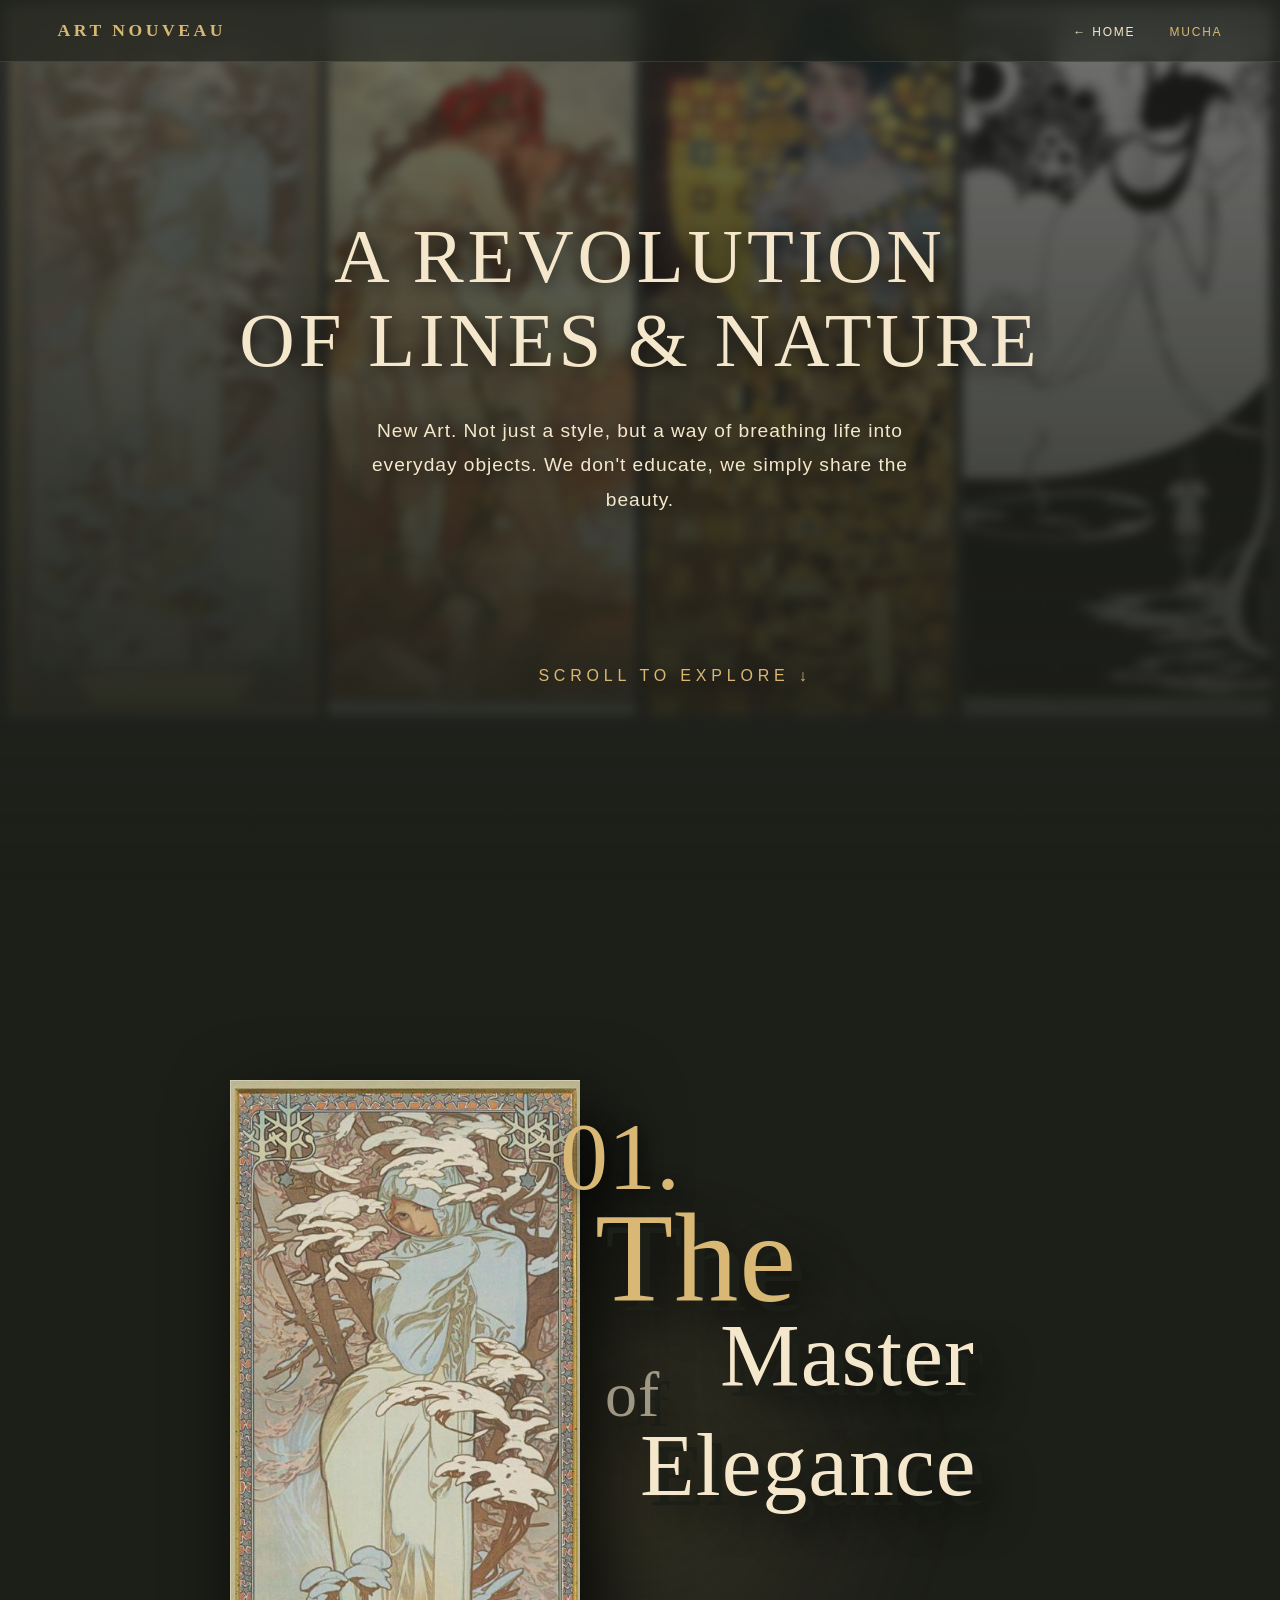
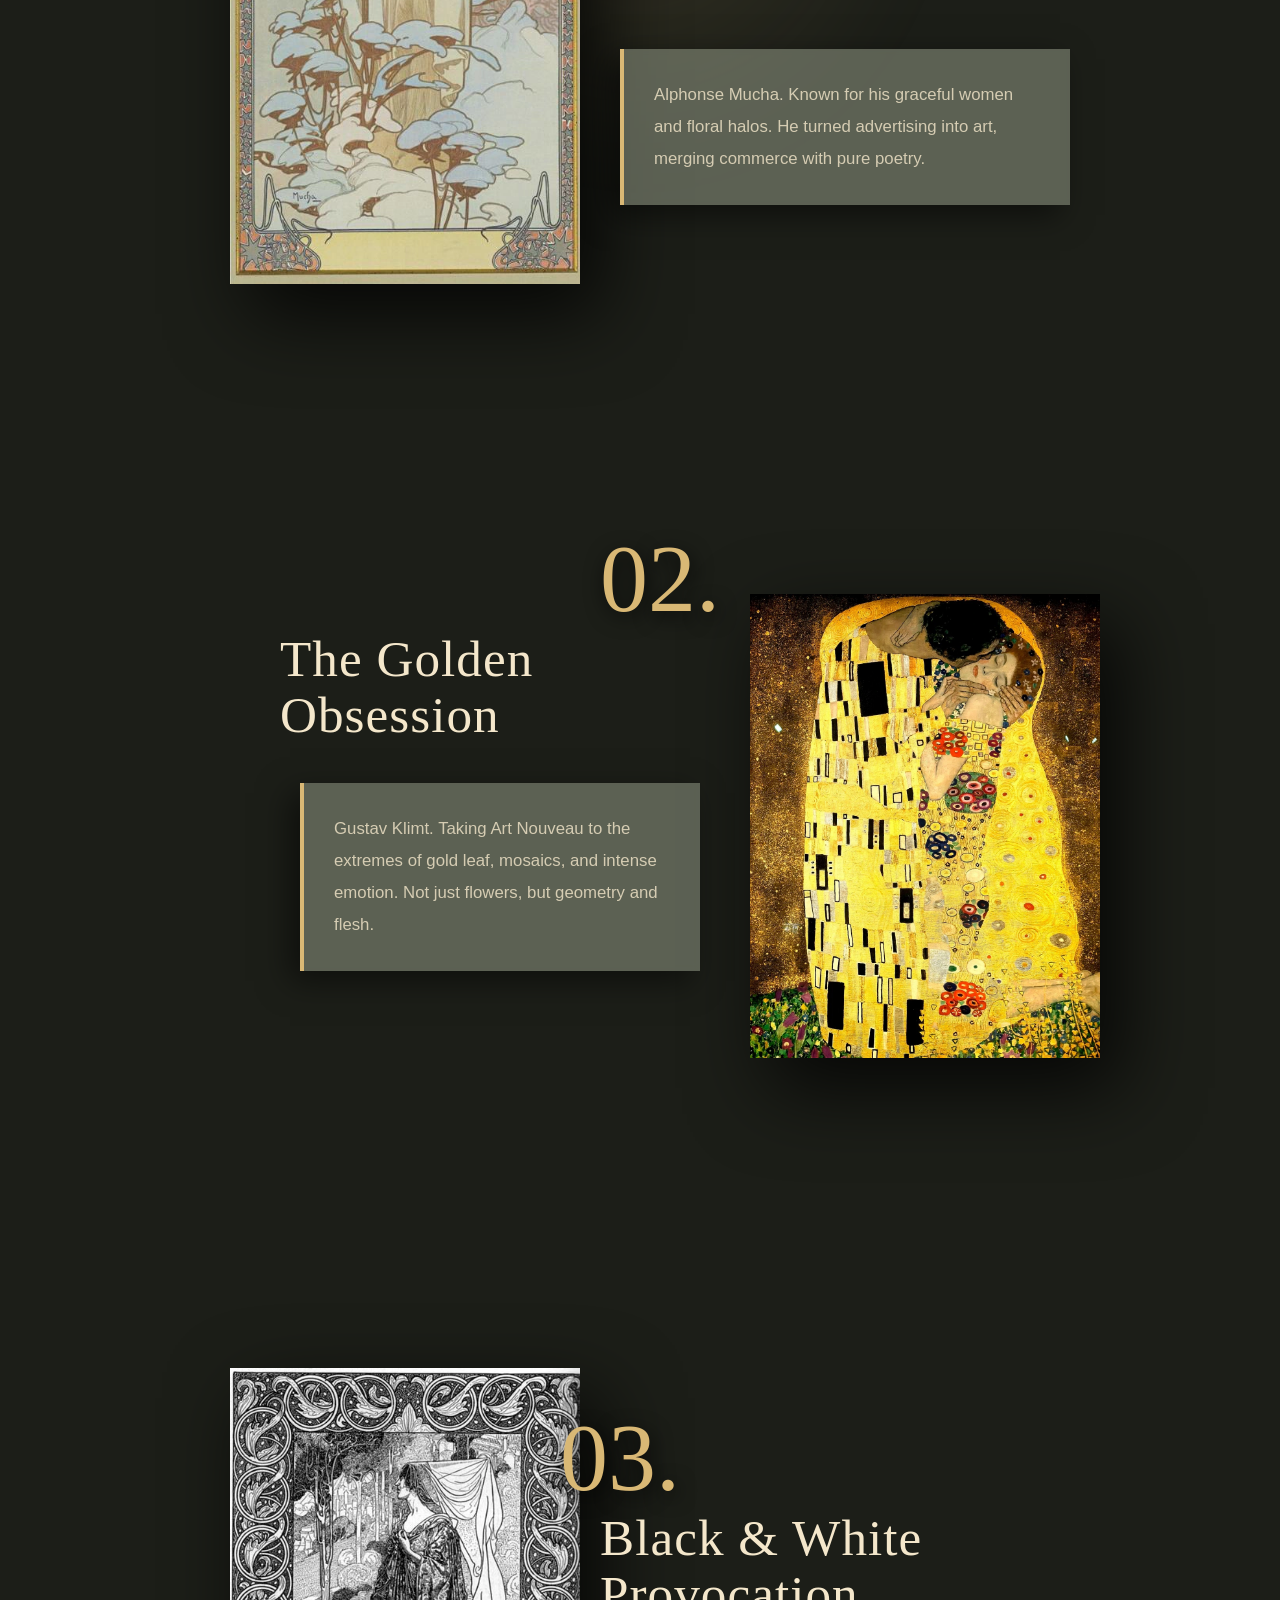
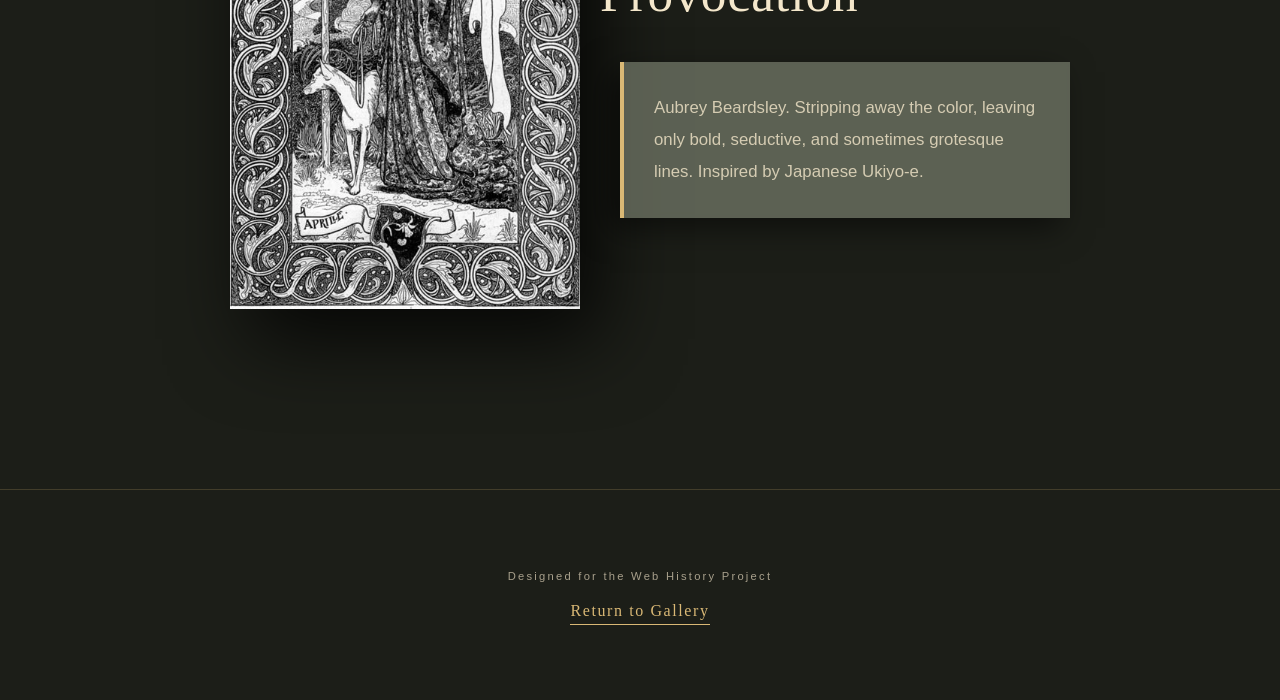
<file: nouveau.html>
<!DOCTYPE html>
<html lang="en">
<head>
    <meta charset="UTF-8">
    <meta name="viewport" content="width=device-width, initial-scale=1.0">
    <title>Art Nouveau — The Moodboard</title>
    <!-- 字体引入和上一页一样 -->
    <link rel="preconnect" href="https://fonts.gstatic.com" crossorigin>
    <link rel="stylesheet" href="nouveau.css">
</head>
<body class="nouveau-theme">

    <!-- 1. 顶部导航栏 -->
    <nav class="top-nav">
        <div class="nav-logo">ART NOUVEAU</div>
        <div class="nav-links">
            <!-- 这里的 href 填你主页的文件名 -->
            <a href="index.html">← HOME</a> 
            <a href="mucha.html" class="active">MUCHA</a>
            <!-- 你可以以后再加别的 -->
        </div>
    </nav>


    <!-- 2. 引言区 (首屏 - 毛玻璃博物馆效果) -->
    <header class="intro-section">

    <!-- 👇 新增：背景画作拼贴层 -->
    <div class="gallery-backdrop" aria-hidden="true">
        <!-- 你可以把你别的图放进来，这里用 4 张图拼贴打个样 -->
        <img src="Mucha images/Mucha-char7.webp" alt="">
        <img src="Mucha images/Mucha-char5.webp" alt="">
        <img src="Nouveau/Nouveau(1).png" alt="">
        <img src="Nouveau/Aprille(2).png" alt="">
    </div>

    <!-- 文字内容需要提升层级，把它包起来 -->
    <div class="intro-content">
        <h1>A REVOLUTION<br>OF LINES & NATURE</h1>
        <p>New Art. Not just a style, but a way of breathing life into everyday objects. We don't educate, we simply share the beauty.</p>
        <div class="scroll-down-hint">SCROLL TO EXPLORE ↓</div>
    </div>

</header>

    <!-- 3. 画家线索板区 -->
    <main class="moodboard">
        
        <!-- 第一个画家：穆夏 -->
        <section class="artist-block">
            <div class="glow-bg"></div>

            <div class="img-container">
                <img class="mucha-art" src="Mucha images/Mucha-char7.webp" alt="Mucha Art">
            </div>
    
            <div class="text-container">
                <!-- 01 保留，用华丽花体 -->
                <span class="num script-font">01.</span>
        
                <!-- ? 核心：把标题拆碎，用 span 包起来 -->
                <h2 class="shattered-title">
                    <span class="word1">The</span>
                    <span class="word2">Master</span>
                    <span class="word3">of</span>
                    <span class="word4">Elegance</span>
                </h2>
        
                <p>Alphonse Mucha. Known for his graceful women and floral halos. He turned advertising into art, merging commerce with pure poetry.</p>
            </div>
        </section>

        <!-- 第二个画家：克里姆特 (金灿灿的) -->
        <section class="artist-block reverse">
            <div class="img-container">
                <img class="mucha-art" src="Nouveau/Nouveau(2).png" alt="">
            </div>
            <div class="text-container">
                <span class="num">02.</span>
                <h2>The Golden Obsession</h2>
                <p>Gustav Klimt. Taking Art Nouveau to the extremes of gold leaf, mosaics, and intense emotion. Not just flowers, but geometry and flesh.</p>
            </div>
        </section>

        

        <!-- 第三个画家：比亚兹莱 (黑白线稿) -->
        <section class="artist-block">
            <div class="img-container">
                <img class="mucha-art" src="Nouveau/Aprille(1).png" alt="">
            </div>
            <div class="text-container">
                <span class="num">03.</span>
                <h2>Black & White Provocation</h2>
                <p>Aubrey Beardsley. Stripping away the color, leaving only bold, seductive, and sometimes grotesque lines. Inspired by Japanese Ukiyo-e.</p>
            </div>
        </section>

    </main>

    <!-- 4. 底部 -->
    <footer class="page-footer">
        <p>Designed for the Web History Project</p>
        <a href="index.html" class="back-home">Return to Gallery</a>
    </footer>
</body>
</html>
</file>
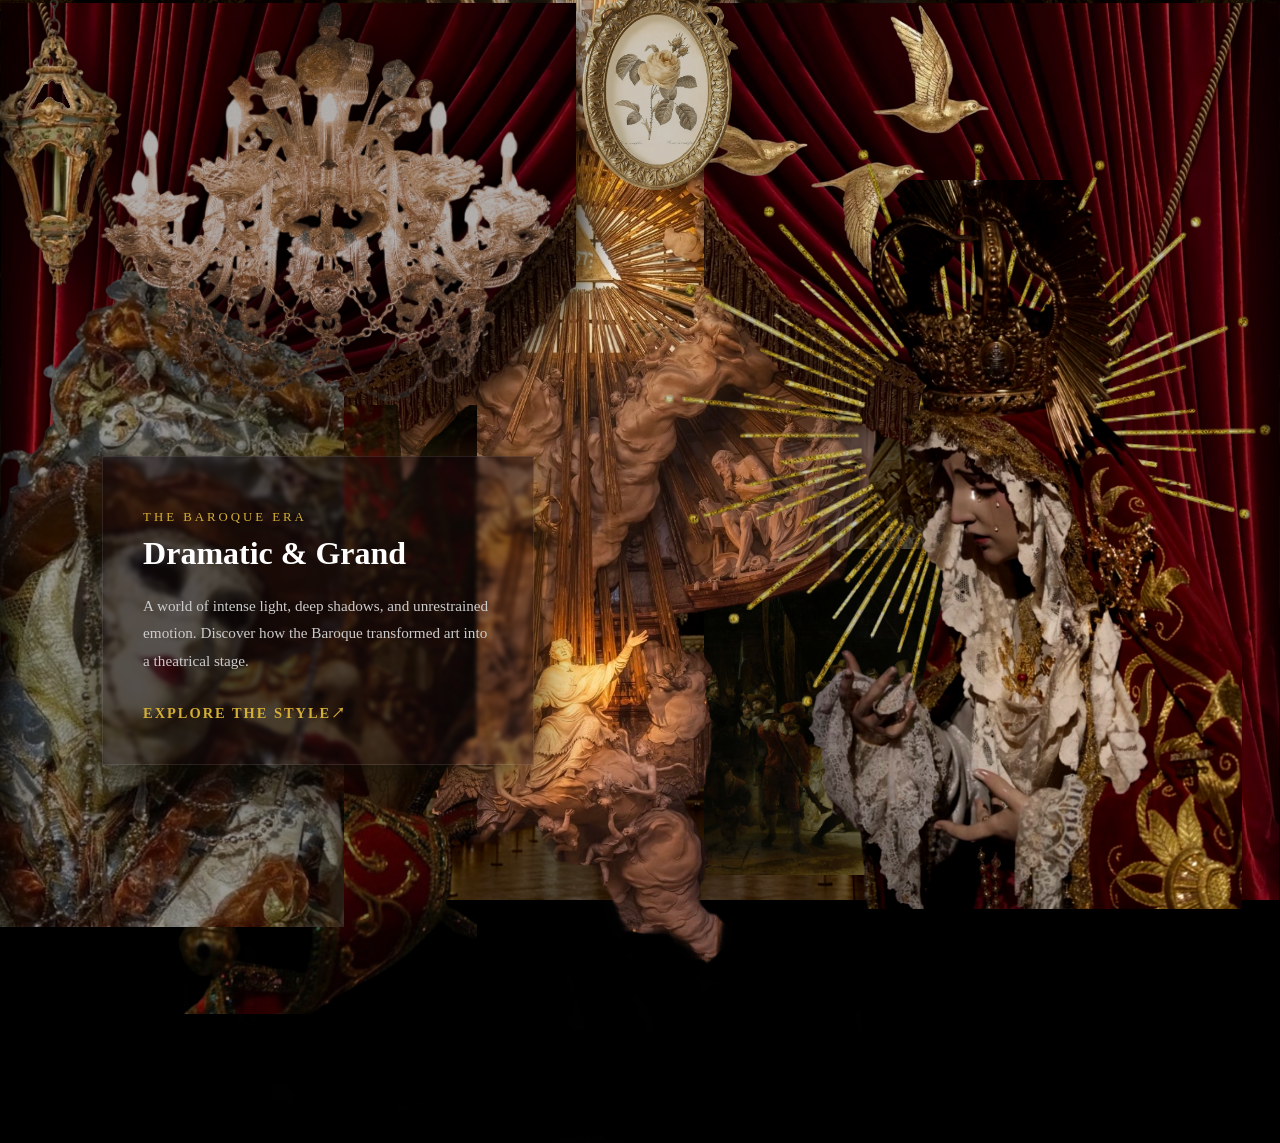
<file: venice.html>
<!DOCTYPE html>
<html lang="zh-CN">
<head>
    <meta charset="UTF-8">
    <link rel="stylesheet" href="venice.css">
    <link href="https://fonts.googleapis.com/css2?family=Cinzel:wght@500;700&display=swap" rel="stylesheet">
    <title>Venice</title>
</head>
</head>
<body>

    <!-- ========================================== -->
    <!-- 【第一层】最底层：大背景 + 宫殿(palace) -->
    <!-- ========================================== -->
    <div class="hero-bg"></div>

    <!-- 你提到的 palace 图，放在最底下（z-index: 0） -->
    <img class="gallery-img" src="Baroque images/palace.png" style="
        position: absolute; 
        top: 0; left: 0; 
        width: 100vw; 
        height: 100vh; 
        object-fit: cover;
        filter: brightness(0.4) contrast(1.1);
        z-index: 0;
    ">

      <img class="gallery-img" src="Baroque images/art.png" style="
        transform: scaleX(-1) rotate(10deg);
        position: absolute; 
        top: 61%; left: 55%; 
        width: 400px; 
        height: auto; 
        filter: brightness(0.6);
        z-index: 1;
    ">

    <!-- 其他底层照片（比如教堂、深色面具） -->
    <img class="gallery-img" src="Baroque images/church.png" style="
        position: absolute; 
        top: -10%; right: 27%; 
        width: 750px; 
        height: auto; 
        filter: brightness(1);
        z-index: 1;
    ">

    <!-- ========================================== -->
    <!-- 【第二层】两侧帷幕 (z-index: 2) -->
    <!-- ========================================== -->
    <div class="final-curtain left-final"></div>
    <div class="final-curtain right-final"></div>



    <!-- ========================================== -->
    <!-- 【第三层】在帷幕之上的元素 (z-index: 3 或 4) -->
    <!-- ========================================== -->
    <img class="gallery-img" src="Baroque images/bird.png" style="
        transform: scaleX(-1) rotate(50deg);
        position: absolute; 
        top: -8%; right: 22%; 
        width: 350px; 
        height: auto; 
        filter: brightness(1);
        z-index: 3;
    ">

        <!-- 被左边帷幕挡住一半的面具 (z-index: 1，比帷幕小) -->
    <img class="gallery-img" src="Baroque images/mask(1).png" style="
        transform: scaleX(-1) rotate(10deg);
        position: absolute; 
        top: 45%; left: 6%; 
        width: 400px; 
        height: auto; 
        filter: brightness(0.5);
        z-index: 3;
    ">
      

    <img class="gallery-img" src="Baroque images/mask.png" style="
        position: absolute; 
        top: 30%; left: -2%; 
        width: 370px; 
        height: auto; 
        filter: brightness(0.6);
        z-index: 3;
    ">

    
    <!-- light (打光/光效) -->
    <img class="gallery-img" src="Baroque images/light.png" style="
        position: absolute; 
        top: -30%; right: -1%; 
        width: 650px; 
        height: auto; 
        filter: brightness(0.8) drop-shadow(15px 15px 25px rgba(0, 0, 0, 0.9));
        z-index: 3; /* 👈 盖在帷幕上 */
    ">

    <!-- lamp (吊灯) -->
    <img class="gallery-img" src="Baroque images/lamp.png" style="
        position: absolute; 
        top: -13%; left: 0%; 
        width: 150px; 
        height: auto; 
        filter: brightness(0.9) drop-shadow(15px 15px 25px rgba(0, 0, 0, 0.9));
        z-index: 3; /* 👈 盖在帷幕上 */
    ">

        <!-- lamp (吊灯) -->
    <img class="gallery-img" src="Baroque images/lamp(1).png" style="
        position: absolute; 
        top: -34%; left: 4%; 
        width: 550px; 
        height: auto; 
        filter: brightness(0.7) drop-shadow(15px 15px 25px rgba(0, 0, 0, 0.9));
        z-index: 3;/*
    ">

    <!-- 马赛克 (我猜是你说的 Baroque material.png) -->
    <img class="gallery-img" src="Baroque images/Baroque-material.png" style="
        position: absolute; 
        top: -7%; left: 44%; 
        width: 200px; 
        height: auto; 
        filter: brightness(0.8);
        z-index: 4; /* 👈 放在最上面的装饰 */
    ">

    <!-- 雕塑 (你之前代码里有的) -->
    <img class="gallery-img" src="Baroque images/sculpture(1).png" style="
        position: absolute; 
        top: 20%; right: 3%; 
        width: 500px; 
        height: auto; 
        transform: rotate(-1deg);
        filter: brightness(1) contrast(1.1);
        z-index: 4; /* 👈 放在最上面的装饰 */
    ">


    <!-- ========================================== -->
    <!-- 【第四层】文字与毛玻璃 (z-index: 5) -->
    <!-- ========================================== -->
    <div class="center-title">
      <h1>Baroque</h1>
    </div>

    <div class="info-panel">
      <p class="subtitle">THE BAROQUE ERA</p>
      <h2>Dramatic & Grand</h2>
      <p class="desc">
          A world of intense light, deep shadows, and unrestrained emotion. 
          Discover how the Baroque transformed art into a theatrical stage.
      </p>
      <a href="baroque-details.html" class="explore-btn">
          EXPLORE THE STYLE <span>↗</span>
      </a>
    </div>

    <!-- ========================================== -->
    <!-- 【第五层】过场动画 (z-index: 10) -->
    <!-- ========================================== -->
    <div class="transition-layer">
        <div class="reveal-curtain left-reveal"></div>
        <div class="reveal-curtain right-reveal"></div>
    </div>

    <script src="script.js"></script>
</body>
</html>
</file>
<file: index.css>
* {
    margin: 0; padding: 0; box-sizing: border-box;
}

body {
    background-color: #050505;
    color: #fff;
    font-family: 'Space Mono', monospace;
    overflow: hidden; 
}

/* =========================================
   🎮 连续渐变的动态背景层
   ========================================= */
.dynamic-bg {
    position: fixed;
    inset: 0;
    z-index: 0;
    /* 去掉了 transition，因为 JS 每一帧都在计算颜色，不需要 CSS 补间了，更丝滑 */
}
.bg-overlay {
    position: fixed;
    inset: 0;
    background: radial-gradient(circle at center, transparent 40%, #000 100%);
    z-index: 1;
    pointer-events: none;
}

/* =========================================
   🕒 贯穿全屏的时间轴
   ========================================= */
.timeline-main-line {
    position: fixed;
    top: 50%;
    left: 0;
    width: 100vw;
    height: 2px;
    background-color: rgba(255, 255, 255, 0.05);
    z-index: 2;
}
/* 跟随滑动的白色发光进度条 */
.timeline-progress {
    height: 100%;
    width: 0%;
    background-color: #fff;
    box-shadow: 0 0 15px #fff;
    transition: width 0.1s linear;
}

/* =========================================
   核心：横向自由长卷轴
   ========================================= */
.horizontal-scroll-container {
    display: flex;
    width: 100vw;
    height: 100vh;
    overflow-x: auto;
    overflow-y: hidden;
    scrollbar-width: none;
    position: relative;
    z-index: 3;
    
    /* 👈 核心改动：去掉了 scroll-snap-type，变成自由丝滑滚动 */
    scroll-behavior: smooth;
}
.horizontal-scroll-container::-webkit-scrollbar { display: none; }

/* =========================================
   节点区域 & 首尾页
   ========================================= */
.node-section {
    flex: 0 0 auto;
    height: 100vh;
    display: flex; align-items: center; justify-content: center;
    position: relative;
    padding: 0 5vw;
}

.intro-node, .outro-node {
    flex: 0 0 100vw; /* 依然占据满屏 */
    flex-direction: column;
    text-align: center;
    /* 👈 删掉了原来的 background: radial-gradient(...) */
    /* 让它们也透明，这样就能看到后面 JS 算出来的纯色背景了 */
    background: transparent; 
    /* 确保字在最上面 */
    position: relative; 
    z-index: 5;
}

.intro-text {
    /* 稍微给文字一点阴影，防止在浅色背景上看不清 */
    text-shadow: 0 5px 20px rgba(0, 0, 0, 0.8); 
}

.intro-text h1 {
    font-family: 'Cinzel', serif;
    font-size: 6vw; 
    line-height: 1.1; 
    margin-bottom: 20px;
    letter-spacing: 2px;
}

.intro-text p { 
    color: #aaa; 
    letter-spacing: 3px; 
    font-size: 1.1rem;
}

/* =========================================
   节点区域
   ========================================= */
.node-section {
    flex: 0 0 auto;
    height: 100vh;
    display: flex;
    align-items: center;
    justify-content: center;
    position: relative;
}

/* 时间线上的点 */
.timeline-dot {
    position: absolute;
    top: calc(50% - 6px); /* 卡在中线上 */
    left: 50%;
    transform: translateX(-50%);
    width: 12px; height: 12px;
    background-color: #333;
    border: 2px solid #555;
    border-radius: 50%;
    z-index: 4;
    transition: all 0.3s;
}
/* 激活时的点 */
.timeline-dot.active {
    background-color: #fff;
    border-color: #fff;
    box-shadow: 0 0 20px #fff;
    transform: translateX(-50%) scale(1.5);
}

/* =========================================
   UI 面板 (聚拢，悬浮，毛玻璃)
   ========================================= */
.ui-panel {
    display: flex;
    align-items: center;
    gap: 3vw;
    width: 70vw;
    max-width: 1000px;
    
    background: rgba(10, 10, 10, 0.6);
    backdrop-filter: blur(20px);
    -webkit-backdrop-filter: blur(20px);
    border: 1px solid rgba(255, 255, 255, 0.08);
    padding: 4vh 4vw;
    border-radius: 12px;
    box-shadow: 0 20px 50px rgba(0,0,0,0.8);
    
    /* 让 UI 悬浮在时间轴上层 */
    position: relative;
    z-index: 5;
}

.img-wrapper {
    flex: 1;
    height: 50vh;
    display: flex;
    justify-content: center;
    align-items: center;
}
.img-wrapper img {
    max-width: 100%; max-height: 100%;
    object-fit: contain;
    filter: drop-shadow(0 0 25px rgba(0,0,0,0.9));
}

.text-content {
    flex: 1;
}

.chapter-num { font-size: 0.9rem; color: #888; letter-spacing: 4px; margin-bottom: 10px; display: block;}
.text-content h2 {
    font-family: 'Cinzel', serif;
    font-size: 3.5vw;
    margin-bottom: 20px;
    letter-spacing: 2px;
}
.text-content p {
    font-size: 1rem; line-height: 1.8; color: #ccc;
    margin-bottom: 40px;
}

.explore-btn {
    display: inline-block; 
    padding: 15px 35px;
    color: #fff; text-decoration: none;
    border: 1px solid rgba(255, 255, 255, 0.4);
    letter-spacing: 2px; transition: all 0.3s;
    background: transparent;
}
.explore-btn:hover {
    background: #fff; color: #000;
    border-color: #fff;
}

/* 📱 手机端适配 */
@media screen and (max-width: 768px) {
    .ui-panel {
        flex-direction: column;
        gap: 2vh;
        width: 85vw;
        height: 80vh;
        padding: 3vh 3vw;
        justify-content: space-around;
    }
    .img-wrapper { height: 35vh; }
    .text-content { text-align: center; }
    .text-content h2 { font-size: 2.5rem; margin-bottom: 10px; }
    .explore-btn { padding: 10px 25px; }
    /* 手机端隐藏时间轴上的点，避免屏幕太小挡住字 */
    .timeline-dot { display: none; }
}
</file>
<file: details.css>
/* =========================================
   基础设定 & 出场动画 (淡淡的浮现)
   ========================================= */
body {
    margin: 0; padding: 0;
    background-color: #0d0f0e; /* 极深的墨绿/黑灰色，呼应巴洛克的深沉 */
    color: #e8e6e1; /* 米白色文字，不刺眼 */
    font-family: 'Helvetica Neue', sans-serif;
    line-height: 1.8;
    overflow-x: hidden;
}

/* 全局浮现动画：淡淡的，像大雾散去 */
.fade-up {
    opacity: 0;
    transform: translateY(30px);
    animation: gentleFadeUp 1.5s cubic-bezier(0.25, 0.46, 0.45, 0.94) forwards;
}

@keyframes gentleFadeUp {
    to { opacity: 1; transform: translateY(0); }
}

/* 延迟器，让元素错落有致地浮现 */
.delay-1 { animation-delay: 0.3s; }
.delay-2 { animation-delay: 0.6s; }

/* =========================================
   1. 吸顶导航栏 (和第一页统一)
   ========================================= */
.navbar {
    position: fixed; top: 0; left: 0; right: 0;
    height: 70px;
    display: flex;
    justify-content: space-between; /* 两边推开 */
    align-items: center;
    padding: 0 5%;
    background: rgba(13, 15, 14, 0.8); /* 深色半透明毛玻璃 */
    backdrop-filter: blur(12px);
    border-bottom: 1px solid rgba(212, 175, 55, 0.2); /* 极细的暗金边框 */
    z-index: 100;
}

.navbar a {
    text-decoration: none;
    color: #d4af37; /* 金色字体 */
    font-family: 'Cinzel', serif;
    font-weight: bold;
    letter-spacing: 2px;
    font-size: 0.9rem;
    transition: color 0.3s;
}

.navbar a:hover { color: #fff; }
.nav-home { font-size: 1.1rem !important; }

/* =========================================
   大屏开场 (Hero Section)
   ========================================= */
.hero-section {
    position: relative;
    height: 100vh; /* 占满一整个屏幕 */
    width: 100%;
    display: flex;
    justify-content: center;
    align-items: center;
    overflow: hidden;
}

/* 背景图盒子 */
.hero-bg-image {
    position: absolute;
    inset: 0;
    z-index: 1;
    
    /* 👇 注意这里的路径和引号！文件名有空格一定要加单引号 👇 */
    background-image: url('Baroque images/background\ curtain.png'); 
    
    background-size: cover;
    background-position: center;
    /* 极暗处理，让背景隐入黑暗，文字更清晰 */
    filter: brightness(0.4) contrast(1.2); 
}

/* 底部渐变过渡，让背景图自然过渡到你下面的黑底 */
.hero-section::after {
    content: '';
    position: absolute;
    bottom: 0; left: 0; right: 0;
    height: 400px;
    background: linear-gradient(to bottom, transparent, #0d0f0e); 
    z-index: 2;
    pointer-events: none;
}

/* 文字内容 */
.hero-content {
    position: relative;
    z-index: 3; /* 保证文字在图片上面 */
    text-align: center;
    padding: 0 5%;
    margin-top: 80px;
}

/*大屏开场文字排版 */

/* 主标题：The Baroque Era */
.hero-content h1 {
    font-family: 'Cinzel', 'Playfair Display', serif;
    
    /* ?? 字体大小和粗细 ?? */
    font-size: 5.5rem; 
    font-weight: 700; /* 加粗，更有力量感 */
    
    /* ?? 颜色：换成了高级的奶油白 ?? */
    color: #f4ebd9; 
    
    margin-bottom: 20px;
    letter-spacing: 3px; /* 稍微拉开一点字距，更有电影感 */
    
    /* ?? 阴影加强，让字从暗背景里“浮”出来 ?? */
    text-shadow: 0 10px 40px rgba(0, 0, 0, 0.9), 0 0 20px rgba(0,0,0,0.5);
}

/* 副标题：那句引言 */
.hero-content p {
    font-family: 'Playfair Display', serif;
    font-style: italic; /* 意大利斜体，文艺感拉满 */
    font-size: 1.3rem;
    
    /* ?? 颜色：换成香槟金 ?? */
    color: #d4af37; 
    
    text-shadow: 0 5px 20px rgba(0, 0, 0, 0.9);
    letter-spacing: 1px;
}

/* =========================================
   3. 发展历史 (文字长段落)
   ========================================= */
.section-text {
    padding: 60px 20%;
    max-width: 800px;
    margin: 0 auto;
}

.section-text h2 {
    font-family: 'Cinzel', serif;
    font-size: 2rem;
    color: #d4af37;
    border-bottom: 1px solid #333;
    padding-bottom: 10px;
    margin-bottom: 30px;
}

.section-text p {
    font-size: 1.05rem;
    color: #bbb;
    margin-bottom: 25px;
}

/* =========================================
   4. 绘画 vs 建筑 (图片与文字的交响)
   ========================================= */
.art-architecture-section {
    padding: 60px 10%;
    margin: 0 auto;
    max-width: 1200px;
}

.art-row {
    display: flex;
    align-items: center;
    gap: 60px;
    margin-bottom: 100px;
}

/* 左右交替排列 */
.art-row.reverse {
    flex-direction: row-reverse;
}

.art-image-container {
    flex: 1;
    /* 给图片加一个华丽的相框效果 */
    border: 1px solid rgba(212, 175, 55, 0.3);
    padding: 10px;
    background: rgba(255,255,255,0.02);
    box-shadow: 0 20px 50px rgba(0,0,0,0.8);
}

.art-image-container img {
    width: 100%;
    height: auto;
    display: block;
    filter: brightness(0.8) contrast(1.2); /* 让画作更显深沉 */
    transition: filter 0.5s ease;
}

.art-image-container:hover img {
    filter: brightness(1) contrast(1.2);
}

.art-text {
    flex: 1;
}

.art-text h3 {
    font-family: 'Playfair Display', serif;
    font-size: 2.2rem;
    color: #f7f5f0;
    margin-top: 0;
    margin-bottom: 10px;
}

.art-text .artist {
    color: #d4af37;
    font-size: 0.9rem;
    letter-spacing: 2px;
    margin-bottom: 20px;
    text-transform: uppercase;
}

.art-text p {
    color: #999;
    line-height: 1.8;
}

/* =========================================
   5. 底部对比 (画廊交错排版)
   ========================================= */
.comparison-section {
    padding: 100px 5%;
    background-color: #0a0c0b; /* 稍微更深一点，包裹住整个画廊 */
    border-top: 1px solid #222;
}

.gallery-wrapper {
    max-width: 1200px;
    margin: 0 auto;
    display: flex;
    flex-wrap: wrap; /* 允许换行 */
    gap: 60px; /* 左右两个大块的距离 */
}

/* 每一大块的容器 */
.era-block {
    flex: 1;
    min-width: 400px; /* ?? 核心：如果屏幕小于800px，它会自动变成上下排 */
    background: #111413;
    padding: 30px;
    border: 1px solid #222;
    box-shadow: 0 20px 50px rgba(0,0,0,0.5);
}

/* 标题区 */
.era-header {
    text-align: center;
    margin-bottom: 30px;
    padding-bottom: 15px;
    border-bottom: 1px solid #333;
}

.era-header h2 {
    font-family: 'Cinzel', serif;
    font-size: 2.5rem;
    margin: 0 0 5px 0;
    color: #f7f5f0;
}

.era-header span {
    font-family: 'Playfair Display', serif;
    font-style: italic;
    color: #888;
    font-size: 1rem;
}

/* 洛可可标题颜色微调 */
.rococo .era-header h2 {
    color: #d4af37;
}

/* 内容区 */
.era-content {
    display: flex;
    flex-direction: column;
    gap: 20px;
}

/* 单张大图容器 */
.era-main-image {
    flex: 1;
    border: 1px solid rgba(255, 255, 255, 0.1);
    padding: 5px;
    background: rgba(0,0,0,0.5);
}

.era-main-image img {
    width: 100%;
    height: 250px;
    object-fit: cover;
    display: block;
}

.img-caption {
    text-align: center;
    font-size: 0.8rem;
    color: #888;
    margin: 8px 0 0 0;
    font-family: 'Playfair Display', serif;
}

/* 洛可可的两张图并排 */
.era-img-group {
    display: flex;
    gap: 10px;
}

.era-img-group .era-main-image img {
    height: 200px; /* 并排时稍微矮一点 */
}

/* 专属引言 */
.era-quote {
    font-size: 0.85rem;
    color: #999;
    font-family: 'Playfair Display', serif;
    font-style: italic;
    line-height: 1.6;
    margin: 0;
    padding-left: 15px;
    border-left: 2px solid #d4af37;
}

/* 列表文字 */
.era-list {
    list-style: none;
    padding: 0;
    margin: 10px 0 0 0;
    color: #999;
}

.era-list li {
    margin-bottom: 12px;
    font-size: 0.95rem;
    line-height: 1.5;
    border-bottom: 1px solid #222;
    padding-bottom: 12px;
}

.era-list li:last-child { border-bottom: none; }

.era-list strong {
    color: #e8e6e1;
    font-family: 'Cinzel', serif;
    margin-right: 10px;
}

/* ?? 手机端适配：当屏幕极度窄时，两张并排的图变成上下 */
@media (max-width: 600px) {
    .era-block { min-width: 100%; padding: 20px; }
    .era-img-group { flex-direction: column; }
    .era-img-group .era-main-image img { height: 250px; }
}


/* 手机端适配 */
@media (max-width: 900px) {
    .art-row, .art-row.reverse { flex-direction: column; gap: 30px; }
    .comparison-container { flex-direction: column; }
    .hero-intro h1 { font-size: 3rem; }
    .section-text { padding: 40px 10%; }
}
</file>
<file: Gothic-detail.css>
/* =========================================
   全局设置 & 字体
   ========================================= */
* {
    margin: 0;
    padding: 0;
    box-sizing: border-box;
}

body {
    background-color: #050505; /* 极夜黑 */
    color: #d1d5db; /* 银灰文字，比纯白更高级 */
    font-family: 'Inter', sans-serif;
    
    /* 开启瀑布流吸附 */
    scroll-snap-type: y mandatory;
    overflow-y: scroll;
    height: 100vh;
}

/* =========================================
   瀑布流区块布局 (左右交错排版)
   ========================================= */
.content-section {
    height: 100vh;
    width: 100vw;
    display: flex;
    align-items: center;
    justify-content: center;
    gap: 8vw; /* 左右间距 */
    padding: 0 10vw;
    
    /* 每次滚动停靠在这里 */
    scroll-snap-align: start; 
}

/* 偶数屏反向排版 (图在左，文在右) */
.reverse-layout {
    flex-direction: row-reverse;
}

/* =========================================
   文字排版区域
   ========================================= */
.text-container {
    flex: 1; /* 占据剩余空间 */
    max-width: 500px;
}

.section-title {
    font-family: 'Cinzel', serif;
    font-size: 3.5rem;
    font-weight: 400;
    color: #ffffff;
    letter-spacing: 2px;
    margin-bottom: 10px;
}

.subtitle {
    font-family: 'Inter', sans-serif;
    font-size: 0.8rem;
    letter-spacing: 4px;
    color: #6b7280; /* 暗灰色标签 */
    margin-bottom: 30px;
    text-transform: uppercase;
}

.description {
    font-size: 1.1rem;
    line-height: 1.8;
    color: #9ca3af;
    font-weight: 300;
}

/* 科隆大教堂特有的列表样式 */
.feature-list {
    list-style: none;
    margin-top: 30px;
}
.feature-list li {
    font-family: 'Cinzel', serif;
    font-size: 1.1rem;
    margin-bottom: 15px;
    color: #e5e7eb;
    display: flex;
    align-items: center;
    gap: 10px;
}
.feature-list span {
    color: #4b5563;
    font-size: 0.8rem;
}

/* =========================================
   图片容器区域
   ========================================= */
.image-container {
    flex: 1;
    height: 70vh;
    display: flex;
    justify-content: center;
    align-items: center;
}

.image-container img {
    width: 100%;
    height: 100%;
    object-fit: cover;
    /* 核心滤镜：降低亮度，提高对比度，边缘加一点暗角阴影，完美融入黑背景 */
    filter: brightness(0.7) contrast(1.2);
    box-shadow: 0 20px 50px rgba(0, 0, 0, 0.8);
    border: 1px solid rgba(255,255,255,0.05); /* 极细的边框 */
}



/* =========================================
   左上角：极简多级返回导航
   ========================================= */
.top-left-nav {
    position: fixed;
    top: 40px;
    left: 50px;
    z-index: 1000;
    display: flex;
    align-items: center;
    gap: 15px;
    font-family: 'Inter', sans-serif;
    font-size: 0.85rem;
    letter-spacing: 2px;
}

.back-btn {
    color: #9ca3af;
    text-decoration: none;
    transition: all 0.3s ease;
    display: flex;
    align-items: center;
    gap: 6px;
}

.back-btn:hover {
    color: #ffffff;
    text-shadow: 0 0 10px rgba(255,255,255,0.3);
}

/* 箭头悬停动画 */
.back-btn .arrow {
    transition: transform 0.3s ease;
}
.back-btn:hover .arrow {
    transform: translateX(-4px);
}

/* 中间的斜杠分割线 */
.nav-divider {
    color: #4b5563; /* 暗灰色，不抢眼 */
    font-size: 0.9rem;
    user-select: none; /* 防止被鼠标选中 */
}


/* =========================================
   右侧时间轴导航 (极简圆点)
   ========================================= */
.side-nav {
    position: fixed;
    right: 40px;
    top: 50%;
    transform: translateY(-50%);
    z-index: 1000;
}

.side-nav ul {
    list-style: none;
    display: flex;
    flex-direction: column;
    gap: 25px;
    align-items: flex-end; /* 圆点靠右对齐 */
}

.nav-dot {
    display: flex;
    align-items: center;
    justify-content: flex-end;
    text-decoration: none;
    position: relative;
    height: 20px;
}

/* 默认是小圆点 */
.nav-dot::after {
    content: '';
    display: block;
    width: 8px;
    height: 8px;
    border-radius: 50%;
    background-color: rgba(255,255,255,0.2);
    transition: all 0.4s ease;
}

/* 文字标签平时隐藏 */
.nav-dot span {
    position: absolute;
    right: 25px; /* 文字在圆点左边 */
    color: #d1d5db;
    font-family: 'Inter', sans-serif;
    font-size: 0.75rem;
    letter-spacing: 1px;
    white-space: nowrap;
    opacity: 0;
    transform: translateX(10px);
    transition: all 0.4s ease;
    pointer-events: none;
}



.fixed-mirror-bg {
    position: fixed;
    top: 0; left: 0;
    width: 100vw; height: 100vh;
    z-index: 0; /* 永远垫在最底层 */
    pointer-events: none;
    overflow: hidden;
}

.fixed-mirror-bg img {
    position: absolute;
    height: 85vh; /* 教堂高度，可以根据你的素材微调 */
    width: auto;
    /* 核心：极度压暗，让它成为幽灵般的背景，不抢正文风头 */
    filter: brightness(0.15) contrast(1.5) drop-shadow(0 0 50px #000); 
}

/* 左下角 */
.spire-left {
    bottom: -10vh; 
    left: -5vw;
}

/* 右上角：倒立放置 */
.spire-right {
    top: -10vh; 
    right: -5vw;
    transform: scaleY(-1); /* 垂直翻转 */
}

/* 初始状态：容器高度为0，图片略微放大 */
.image-container {
    clip-path: inset(0 0 100% 0); /* 从底部裁切，初始不可见 */
    transition: clip-path 1.5s cubic-bezier(0.2, 0.8, 0.2, 1);
}

.image-container img {
    transform: scale(1.1);
    transition: transform 1.5s cubic-bezier(0.2, 0.8, 0.2, 1);
}

/* 触发状态：裁切解除，图片缩小回正常 */
.content-section.active .image-container {
    clip-path: inset(0 0 0 0); /* 完全展开 */
}

.content-section.active .image-container img {
    transform: scale(1);
}


/* 在 CSS 最后加上这段 */
@keyframes textReveal {
    0% { opacity: 0; transform: translateY(20px); filter: blur(5px); }
    100% { opacity: 1; transform: translateY(0); filter: blur(0); }
}

/* 给文字容器加上触发类 */
.text-container {
    /* 默认隐藏 */
    opacity: 0; 
}

/* 当这个 section 进入视口时，触发动画 */
.content-section.active .text-container {
    animation: textReveal 1.2s cubic-bezier(0.2, 0.8, 0.2, 1) forwards;
}

/* 让段落比标题稍微晚一点点出来，形成层次 */
.content-section.active .description,
.content-section.active .feature-list {
    animation: textReveal 1.2s cubic-bezier(0.2, 0.8, 0.2, 1) 0.3s forwards;
    opacity: 0; /* 初始隐藏，等待动画 */
}

.nav-dot.active::after {
    background-color: #fff;
    border-color: #fff;
    box-shadow: 0 0 0 0 rgba(255,255,255,0.7); /* 初始光环 */
    animation: nodeGlow 1s ease-out; /* 每次激活时闪烁一下 */
}

@keyframes nodeGlow {
    0% { box-shadow: 0 0 0 0 rgba(255,255,255,0.7); transform: scale(1.5); }
    70% { box-shadow: 0 0 0 15px rgba(255,255,255,0); transform: scale(1.2); }
    100% { box-shadow: 0 0 0 0 rgba(255,255,255,0); transform: scale(1); }
}

@keyframes breatheFloat {
    0% { transform: translateY(0); }
    50% { transform: translateY(-15px); }
    100% { transform: translateY(0); }
}

.spire-left {
    animation: breatheFloat 8s ease-in-out infinite;
}

/* 右上角：既要倒立，又要漂浮 */
@keyframes breatheFloatRight {
    0% { transform: scaleY(-1) translateY(0); }
    50% { transform: scaleY(-1) translateY(-15px); }
    100% { transform: scaleY(-1) translateY(0); }
}

.spire-right {
    animation: breatheFloatRight 8s ease-in-out infinite;
}
</file>
<file: Gothic.css>
* { margin: 0; padding: 0; box-sizing: border-box; }
body { background-color: #050505; overflow: hidden; height: 100vh; width: 100vw; }

/* =========================================
   毛玻璃按钮
   ========================================= */
.explore-btn {
    position: absolute;
    bottom: 8vh; right: 5vw;
    z-index: 10;
    padding: 15px 30px;
    color: #fff;
    text-decoration: none;
    font-family: 'Times New Roman', serif;
    font-size: 14px; letter-spacing: 2px;
    
    background: rgba(255, 255, 255, 0.1); 
    backdrop-filter: blur(15px);
    -webkit-backdrop-filter: blur(15px); 
    border: 1px solid rgba(255, 255, 255, 0.3);
    box-shadow: 0 4px 30px rgba(0,0,0,0.5); 
    transition: all 0.4s ease;
}
.explore-btn:hover {
    background: rgba(255, 255, 255, 0.2);
    border-color: #fff;
    transform: scale(1.05);
}

/* 暗角 */
.vignette-overlay {
    position: absolute; top: 0; left: 0; width: 100%; height: 100%;
    box-shadow: inset 0 0 150px 80px #000;
    pointer-events: none;
    z-index: 7;
}

/* =========================================
   ?? 灵魂动画回归 (使用 transform 配合 margin)
   ========================================= */

/* 基础状态：全部隐藏 */
.img-window-left, .img-window-right, .img-shadow, .img-angel, .img-church-left, .img-church-right, .img-text {
    opacity: 0;
    animation-fill-mode: forwards;
    animation-timing-function: cubic-bezier(0.19, 1, 0.22, 1);
    animation-duration: 1.5s;
}

/* 1. 尖塔从下面升上来 */
@keyframes slideUp {
    0% { opacity: 0; transform: translateY(150px); }
    100% { opacity: 1; transform: translateY(0); }
}
.img-church-left, .img-church-right {
    animation-name: slideUp;
    animation-delay: 0.2s;
}

/* 2. 彩窗和暗影浮现 */
@keyframes fadeUpSoft {
    0% { opacity: 0; transform: translateY(30px); }
    100% { opacity: 1; transform: translateY(0); }
}
.img-window-left, .img-window-right, .img-shadow {
    animation-name: fadeUpSoft;
    animation-delay: 1.0s;
}

/* 3. 大天使砸下来 (注意这里我们不用 translateY 覆盖 margin) */
@keyframes dropDown {
    0% { opacity: 0; transform: translateY(-50px) scale(1.05); }
    100% { opacity: 1; transform: translateY(0) scale(1); }
}
.img-angel {
    animation-name: dropDown;
    animation-delay: 1.8s;
    /* 加上一点点模糊感，砸下来的时候更神圣 */
    filter: drop-shadow(0 0 20px rgba(0,0,0,0.9));
}

/* 4. 巨大字体像镜头对焦一样冲出来 */
@keyframes zoomInBlur {
    0% { opacity: 0; transform: scale(1.2); filter: blur(10px); }
    100% { opacity: 1; transform: scale(1); filter: blur(0); }
}
.img-text {
    animation-name: zoomInBlur;
    animation-delay: 2.8s;
}

/* 5. 毛玻璃按钮最后淡入 */
@keyframes justFade {
    0% { opacity: 0; }
    100% { opacity: 1; }
}
.explore-btn {
    opacity: 0;
    animation: justFade 1s ease 3.5s forwards;
}
</file>
<file: mucha.css>
/* =========================================
   1. GLOBAL SETTINGS (保留 GPT 的变量)
========================================= */
:root {
  --ink: #20231d;
  --cream: #f4e7cb;
  --gold: #d9b875;
  --muted: rgba(244, 231, 203, .78);
}
* { box-sizing: border-box; }
html { scroll-behavior: smooth; }
body.mucha-theme {
  margin: 0;
  min-height: 100vh;
  color: var(--cream);
  background: var(--ink);
  font-family: "Cormorant Garamond", Georgia, serif;
}
.gallery {
  position: relative;
  isolation: isolate;
  width: 100%;
  height: 100vh;
  min-height: 640px;
  overflow: hidden;
  background: #1a1c16; /* 深色底 */
}

/* =========================================
   2. MOSAIC WALL (三张图拼贴的背景墙)
========================================= */
.wall-grid {
  position: absolute;
  inset: 0;
  z-index: 0;
  display: grid;
  /* 分成不规则的三列，模仿画廊墙面 */
  grid-template-columns: 1fr 2.5fr 1fr;
  gap: 10px;
  padding: 10px;
  background: #111;
}
.wall-tile {
  position: relative;
  overflow: hidden;
  border: 2px solid rgba(216, 192, 143, .3);
  box-shadow: inset 0 0 50px rgba(0,0,0,0);
}
.wall-tile img {
  width: 100%;
  height: 100%;
  object-fit: cover;
  filter: saturate(.9) brightness(.99) blur(0.5px); /* 模糊变暗，绝不抢戏 */
}

/* 遮罩层：防止文字看不清 */
/* 替换掉原来的 .ambient-overlay */
.ambient-overlay {
  position: absolute;
  inset: 0;
  z-index: 1;
  pointer-events: none;
  
  /* 核心：用多重背景做剧场打光 */
  background: 
    /* 1. 顶部一束暖光打下来 (颜色调成了复古的淡金黄色) */
    radial-gradient(ellipse 80% 60% at 50% 0%, rgba(255, 235, 180, 0.15), transparent 70%),
    /* 2. 屏幕中间的聚光灯，照亮中心人物 */
    radial-gradient(circle at 50% 55%, transparent 20%, rgba(14, 15, 12, 0.6) 80%),
    /* 3. 四周的暗角 (Vignette)，让视线聚焦 */
    linear-gradient(to top, rgba(10, 10, 8, 0.8) 0%, transparent 40%);
    
  /* 让光照更有电影感 */
  mix-blend-mode: multiply; 
}

/* =========================================
   3. COLLAGE ARTWORK (超大人物，疯狂挤压)
========================================= */
.artwork {
  position: absolute;
  margin: 0;
  z-index: 3;
  animation: reveal 1.5s cubic-bezier(0.2, 0.8, 0.2, 1) both;
}
.artwork img {
  width: 100%;
  height: 100%;
  object-fit: contain;
  /* 超级深邃的立体阴影 */
  filter: drop-shadow(0 20px 30px rgba(0,0,0,0.7));
  transition: transform .6s cubic-bezier(.2,.8,.2,1), filter .6s ease;
  pointer-events: none;
}

/* 左侧：尺寸极大，向内倾斜 */
.artwork-left {
  left: 8%;
  bottom: 0%;
  width: 35vw;
  height: 100vh;
  z-index: 3;
  animation-delay: .2s;
}
.artwork-left img { transform: rotate(-4deg); }

/* 中间：绝对巨无霸，顶天立地 */
.artwork-center {
  left: 30%;
  top: 1%;
  width: 40vw;
  height: 115vh; /* 故意超出屏幕底部！ */
  z-index: 5;
  animation-delay: .0s;
}
.artwork-center img {
  filter: drop-shadow(0 25px 40px rgba(0,0,0,0.8))
          drop-shadow(0 0 15px 40px rgba(255, 220, 150, 0.15));
}

/* 右侧：尺寸极大，向内倾斜 */
.artwork-right {
  right: 8%;
  bottom: 2%;
  width: 35vw;
  height: 100vh;
  z-index: 4; /* 注意：低于文字层的 z-index: 50 */
  animation-delay: .2s;
}
.artwork-right img { transform: rotate(3deg); }

/* 鼠标交互 */
.artwork:hover { z-index: 10; }
.artwork:hover img {
  filter: drop-shadow(0 30px 40px rgba(0,0,0,1)) brightness(1.1);
}

/* =========================================
   4. FLOATING DECORATIVE CUT-OUTS
========================================= */
.fragment {
  position: absolute;
  z-index: 8;
  width: 20vw;
  pointer-events: none;
  filter: drop-shadow(0 15px 20px rgba(0,0,0,0.6));
}
.fragment img { display: block; width: 100%; height: auto; }

.frag-left { 
  left: -1.5%;   /* 改左右：正数往右，负数往左出屏幕 */
  top: 50%;    /* 改上下：数字越小越靠上 */
  animation: float-left 6s ease-in-out infinite alternate; 
}

/* 右边那个 */
.frag-right { 
  right: -7%;  /* 改左右 */
  top: -4%;    /* 改上下 */
  width: 25vw; /* 你可以给右边单独设置比左边稍大一点 */
  animation: float-right 7s ease-in-out infinite alternate; 
}

.frag-lili { 
  right: 0%;  /* 改左右 */
  top: 60%;    /* 改上下 */
  width: 16vw; /* 你可以给右边单独设置比左边稍大一点 */
  filter: drop-shadow(0 15px 20px rgba(0,0,0,0.6));

}
/* =========================================
   5. TYPOGRAPHY AND INTRODUCTION (修复被挡住的bug)
========================================= */
.gallery-header {
  position: absolute;
  left: 4.5%;
  top: 5%;
  z-index: 50;
  display: flex;
  flex-direction: column;
  animation: text-reveal 1s .3s both;
}

.eyebrow {
  font-family: "Inter", sans-serif;
  font-size: .65rem;
  letter-spacing: .25em;
  color: var(--cream);
  opacity: .9;
}

/* 极细的金线 */
.header-line {
  width: 40px;
  height: 1px;
  background: var(--gold);
  margin: 15px 0;
}

/* 错落的高级排版 */
.header-text-block {
  display: flex;
  flex-direction: column;
  gap: 8px;
  margin-top: 10px;
}

.header-text-block p {
  margin: 0;
  color: var(--gold);
  font: 0.6rem "Inter", sans-serif;
  letter-spacing: 0.2em;
}

.header-text-block h3 {
  margin: 0;
  color: rgba(244, 231, 203, 0.8);
  font-size: 1.8rem;
  font-weight: 300;
  line-height: 1.1;
  letter-spacing: 0.1em;
}

.header-text-block .tiny-text {
  margin-top: 5px;
  font: 300 0.55rem "Inter", sans-serif;
  letter-spacing: 0.3em;
  color: rgba(205, 231, 179, 0.5);
}

.intro-panel {
  position: absolute;
  right: 9%;
  bottom: 2%;
  z-index: 999; /* 绝对最高层级，谁也别想挡住我 */
  width: min(30vw, 380px);
  padding: 24px 26px;

  background: rgba(31, 32, 25, .35);
  backdrop-filter: blur(12px);
  -webkit-backdrop-filter: blur(12px);

  border: 1px solid rgba(217,184,117,.35);
  box-shadow: 0 15px 45px rgba(0,0,0,0.4);
  backdrop-filter: blur(5px);
  animation: text-reveal 1.1s .5s both;
}

/* 这个类名是我们一会用 JS 加上去的 */
.fade-out {
    animation: fadeOutAnim 0.8s ease forwards;
}

@keyframes fadeOutAnim {
    to {
        opacity: 0;
        filter: brightness(0);
        transform: scale(0.98);
    }
}


.intro-kicker { margin: 0 0 12px; color: var(--gold); font: .6rem "Inter", sans-serif; letter-spacing: .2em; }
.intro-panel h1 { margin: 0; color: var(--cream); font-size: clamp(2rem, 3.5vw, 3.5rem); font-weight: 400; line-height: .95; letter-spacing: .07em; }
.title-divider { display: flex; align-items: center; gap: 9px; margin: 17px 0; }
.title-divider span { width: 32px; height: 1px; background: var(--gold); }
.title-divider .divider-diamond { width: 5px; height: 5px; border: 1px solid var(--gold); transform: rotate(45deg); }
.intro-panel h2 { margin: 0 0 10px; color: var(--gold); font-size: clamp(1.4rem, 2vw, 2rem); font-weight: 500; }
.intro-description { margin: 0 0 13px; font-size: 1.1rem; line-height: 1.4; font-style: italic; color: var(--cream); }
.intro-detail { margin: 0; color: var(--muted); font: 300 .72rem/1.8 "Inter", sans-serif; }
.explore-link { display: inline-flex; align-items: center; gap: 15px; margin-top: 20px; padding-bottom: 7px; border-bottom: 1px solid rgba(217,184,117,.7); color: var(--cream); font: .65rem "Inter", sans-serif; letter-spacing: .15em; text-decoration: none; transition: gap .3s ease, color .3s ease; }
.explore-link:hover { gap: 23px; color: var(--gold); }
.arrow { font-size: 1rem; }

.gallery-footer {
  position: absolute;
  left: 4.5%;
  bottom: 4%;
  z-index: 50;
  display: flex;
  align-items: center;
  gap: 12px;
  color: rgba(244,231,203,.8);
  font: .6rem "Inter", sans-serif;
  letter-spacing: .2em;
  animation: text-reveal 1s .7s both;
}

.screen-frame { position: absolute; inset: 12px; z-index: 60; border: 1px solid rgba(244,231,203,.16); pointer-events: none; }

/* =========================================
   6. ANIMATIONS
========================================= */
@keyframes reveal { from { opacity: 0; transform: translateY(30px); } to { opacity: 1; transform: translateY(0); } }
@keyframes text-reveal { from { opacity: 0; translate: 0 14px; } to { opacity: 1; translate: 0 0; } }
@keyframes float-left { from { translate: 0 0; rotate: -4deg; } to { translate: 0 -15px; rotate: 0deg; } }
@keyframes float-right { from { translate: 0 0; rotate: 3deg; } to { translate: 0 15px; rotate: 0deg; } }

/* =========================================
   7. RESPONSIVE (移动端自动堆叠)
========================================= */
@media (max-width: 1000px) {
  .artwork-left { left: -5%; width: 50vw; }
  .artwork-center { left: 25%; width: 50vw; }
  .artwork-right { right: -5%; width: 48vw; }
  .intro-panel { right: 3%; bottom: 6%; width: 35vw; }
}
@media (max-width: 768px) {
  .gallery { height: auto; min-height: 100vh; padding-bottom: 50px; }
  .artwork { position: relative; left: auto; right: auto; top: auto; bottom: auto; margin: -40px auto 0; width: 90vw; height: auto; }
  .artwork-center { width: 95vw; z-index: 10; }
  .intro-panel { position: relative; right: auto; bottom: auto; margin: 30px 20px 0; width: auto; z-index: 50; }
  .gallery-header { top: 20px; left: 20px; }
  .fragment { display: none; }
}
</file>
<file: nouveau.css>
/* =========================================
   基础设置 & 变量
========================================= */
:root {
  --ink: #1c1e18;       /* 稍暗的背景底色 */
  --cream: #f4e7cb;     /* 奶油色文字 */
  --gold: #d9b875;      /* 金色 */
  --muted: rgba(244, 231, 203, .65);
}

* { box-sizing: border-box; margin: 0; padding: 0; }

body.nouveau-theme {
  background-color: var(--ink);
  color: var(--cream);
  font-family: "Cormorant Garamond", Georgia, serif;
  /* 加点极微弱的纸张噪点纹理 */
  background-image: radial-gradient(circle at center, #24261f 0%, #151712 100%);
  background-attachment: fixed;
  overflow-x: hidden;
}

/* =========================================
   顶部导航栏 (毛玻璃效果)
========================================= */
.top-nav {
  position: fixed;
  top: 0; left: 0; width: 100%;
  display: flex;
  justify-content: space-between;
  align-items: center;
  padding: 20px 4.5%;
  z-index: 999;
  
  /* 毛玻璃 */
  background: rgba(28, 30, 24, 0.6);
  backdrop-filter: blur(20px);
  -webkit-backdrop-filter: blur(20px);
  border-bottom: 1px solid rgba(217, 184, 117, 0.15);
}

.nav-logo {
  font-weight: 600;
  letter-spacing: 0.2em;
  font-size: 1.1rem;
  color: var(--gold);
}

.nav-links a {
  color: var(--cream);
  text-decoration: none;
  font-family: "Inter", sans-serif;
  font-size: 0.75rem;
  letter-spacing: 0.15em;
  margin-left: 30px;
  transition: color 0.3s;
}

.nav-links a:hover, .nav-links a.active {
  color: var(--gold);
}


/* =========================================
   首屏：毛玻璃博物馆背景
========================================= */
.intro-section {
  position: relative; /* 关键：为了让内部元素绝对定位 */
  height: 100vh;
  display: flex;
  justify-content: center;
  align-items: center;
  overflow: hidden; /* 防止背景图溢出 */

  background-color: #333;
}

/* 首屏的网格背景层 */
.gallery-backdrop {
  position: absolute;
  top: 0; left: 0; width: 100%; height: 100%;
  z-index: 1;
  
  display: grid;
  /* 规整的四列两行，极度舒适 */
  grid-template-columns: repeat(4, 1fr);
  grid-template-rows: repeat(2, 1fr);
  gap: 10px;
  padding: 10px;
}

.gallery-backdrop img {
  width: 100%;
  height: 100%;
  object-fit: cover; 
  /* 去掉所有旋转，规规矩矩铺满 */
  transform: none; 
  opacity: 0.6;
  /* 微微模糊一点点底图，更有纵深感 */
  filter: blur(2px); 
}

/* 核心：修改毛玻璃蒙版 */
.intro-section::after {
  content: "";
  position: absolute;
  inset: 0;
  z-index: 2;
  backdrop-filter: blur(5px);
  -webkit-backdrop-filter: blur(8px);
  
  /* 🌟 魔法在这里：上面透明，底下全黑，实现完美过渡！ */
  background: linear-gradient(
    to bottom, 
    rgba(28, 30, 24, 0.4) 0%,    /* 顶部半透明 */
    rgba(28, 30, 24, 0.7) 50%,   /* 中间偏暗 */
    rgba(28, 30, 24, 1) 100%     /* 底部变成纯黑，完美衔接下一个模块 */
  );
}



/* 首屏文字内容 (必须在毛玻璃之上) */
.intro-content {
  position: relative;
  z-index: 10; /* 层级最高，保证能看清字 */
  text-align: center;
  padding: 0 10%;
  /* 给文字加一点发光，让它从毛玻璃里透出来 */
  text-shadow: 0px 4px 20px rgba(0,0,0,0.8); 
}

/* 调整一下标题的排版（和之前一样，不用大改） */
.intro-content h1 {
  font-size: clamp(3rem, 6vw, 6rem);
  font-weight: 400;
  line-height: 1.1;
  letter-spacing: 0.05em;
  margin-bottom: 30px;
}

.intro-content p {
  font-size: 1.2rem;
  font-family: "Inter", sans-serif;
  font-weight: 300;
  color: var(--cream);
  max-width: 600px;
  margin: 0 auto;
  line-height: 1.8;
  letter-spacing: 0.05em;
}

/* 滚动提示小动画 */
.scroll-down-hint {
  margin-top: 150px;
  font-family: "Inter", sans-serif;
  font-size: 1rem;
  letter-spacing: 0.3em;
  color: var(--gold);
  animation: bounce 2s infinite;

  position: relative;
  left: 35px;
}


@keyframes bounce {
  0%, 100% { transform: translateY(0); }
  50% { transform: translateY(10px); }
}

/* =========================================
   线索板 (Moodboard) 排版
========================================= */
.moodboard {
  padding: 100px 10%;
  display: flex;
  flex-direction: column;
  gap: 150px; /* 模块之间的巨大留白 */
}


.artist-block {
  position: relative;
  display: flex;
  align-items: center; /* 垂直居中 */
  justify-content: center;
  gap: 120px; /* 图文之间的巨大留白，显得很宽敞 */
  padding: 80px 0;
}

/* 🌟 核心魔法：背景模糊光晕 (让图片背后有一团暖光) */
.glow-bg {
  position: absolute;
  top: 50%; left: 50%;
  transform: translate(-50%, -50%);
  width: 50vw;
  height: 50vw;
  /* 提取穆夏画作里的暖金色 */
  background: radial-gradient(circle, rgba(217, 184, 117, 0.12) 0%, transparent 65%);
  z-index: -1;
  pointer-events: none;
  filter: blur(30px); /* 极度模糊，形成景深 */
}

/* 图片容器 */
.img-container {
  position: relative;
  /* 因为图是长条，给它一个相对固定的宽度 */
  width: 28vw; 
  max-width: 350px;
  display: flex;
  justify-content: center;
  margin-right: -100px;
}

/* 图片本身：去掉丑陋的方框，只留画作本身！ */
.mucha-art {
  width: 100%;
  max-height: auto;
  /* 深邃的阴影，让画作像浮在深渊之上 */
  filter: drop-shadow(20px 30px 40px rgba(0, 0, 0, 0.8));
  transition: transform 0.6s cubic-bezier(0.2, 0.8, 0.2, 1);
}

/* 鼠标移到画作上，轻微放大，阴影变亮 */
.mucha-art:hover {
  transform: scale(1) translateY(-10px);
  filter: drop-shadow(25px 40px 50px rgba(0, 0, 0, 0.9)) brightness(1.05);
}


/* 文字容器 */
.text-container {
  position: relative;
  max-width: 450px;
  /* 稍微往下挪一点，制造错落感 */
  margin-top: 50px; 
}

/* 🌟 花花体数字：超大，直接压在画作边缘！ */
.text-container .num {
  font-family: "Georgia", serif; /* 引入的华丽花体 */
  color: #d9b875; /* 金色 */
  font-size: 6rem;
  line-height: 1;
  position: absolute;
  top: -100px;
  left: -40px; /* 故意向左超出容器，踩在画作的边缘上 */
  opacity: 1;
  text-shadow: 2px 5px 20px rgba(0,0,0,0.8);
  z-index: 2;
}

/* 标题：极具张力的现代复古衬线体 */
.text-container h2 {
  font-family: "Pinyon Script", cursive; /* 引入的华丽花体 */
  font-size: clamp(2.5rem, 4vw, 4rem);
  font-weight: 400;
  letter-spacing: 0.02em;
  line-height: 1.1;
  color: #f4e7cb;
  margin-bottom: 25px;
}

/* 拆碎的标题容器 */
.shattered-title {
  position: relative;
  height: 400px; /* 给绝对定位留出空间 */
  margin: 0;
}

/* 统一的所有词的基础样式 */
.shattered-title span {
  font-family: Georgia, serif; /* 极致的Vogue时尚感 */
  font-size: clamp(4rem, 7vw, 7.5rem); /* 夸张的字号 */
  font-weight: 400;
  color: #f4e7cb;
  /* 🌟 核心：文字带出大块硬阴影，直接盖在屏幕上！ */
  text-shadow: 10px 10px 0px #1c1e18, 
               20px 20px 40px rgba(0, 0, 0, 0.9);
  position: absolute;
  line-height: 0.8;
  white-space: nowrap;
}

/* 单独给每个词绝对定位，排版错乱感！ */
.shattered-title .word1 {
  top: -2px;
  left: -5px;
  font-family: Georgia, serif; /* The 用花体 */
  color: #d9b875;
  font-size: 8rem;
 
}

.shattered-title .word2 {
  top: 110px;
  left: 120px; /* 错位 */
}

.shattered-title .word3 {
  top: 160px;
  left: 5px;
  font-family: "Georgia", serif,; /* of 用干净的无衬线 */
  font-size: 4rem;
  color: rgba(244, 231, 203, 0.6);
}

.shattered-title .word4 {
  top: 220px;
  left: 40px;

}

/* 正文排版：做成一个优雅的色块拼贴 */
.text-container p {
  font-family: "Inter", sans-serif;
  font-size: 1.05rem;
  font-weight: 300;
  line-height: 1.9;
  color: rgba(244, 231, 203, 0.8);
  padding: 30px;
  background: rgba(136, 142, 124, 0.6);
  backdrop-filter: blur(3px);
  border-left: 4px solid #d9b875; /* 左侧加一条金线 */
  margin-top: 40px;
  transform: translateX(20px);
  box-shadow: -10px 10px 30px rgba(0,0,0,0.5);
}


/* =========================================
   错落反转：偶数区块换个方向
========================================= */
.artist-block.reverse {
  flex-direction: row-reverse;
}
.artist-block.reverse .text-container {
  margin-top: -50px; /* 反向排版时文字往上挪，交错开 */
  margin-right: -50px;
  max-width: 400px;
}
.artist-block.reverse .text-container .num {
  left: auto;
  right: -40px; /* 数字跑到右边去 */
}


/* =========================================
   底部
========================================= */
.page-footer {
  text-align: center;
  padding: 80px 0;
  border-top: 1px solid rgba(217, 184, 117, 0.2);
}

.page-footer p {
  font-family: "Inter", sans-serif;
  font-size: 0.7rem;
  letter-spacing: 0.2em;
  color: var(--muted);
  margin-bottom: 20px;
}

.back-home {
  color: var(--gold);
  text-decoration: none;
  font-size: 1rem;
  letter-spacing: 0.1em;
  border-bottom: 1px solid var(--gold);
  padding-bottom: 5px;
}

/* 鼠标跟随的光点 */
.particle {
  position: absolute;
  width: 8px;
  height: 8px;
  background-color: #d9b875; /* 金色 */
  border-radius: 50%;
  pointer-events: none; /* 让鼠标可以穿透它 */
  z-index: 9999;
  box-shadow: 0 0 10px #d9b875; /* 发光效果 */
  /* 动画：渐渐缩小并消失 */
  animation: fadeAndShrink 1s ease-out forwards;
}

@keyframes fadeAndShrink {
  0% { transform: scale(1); opacity: 1; }
  100% { transform: scale(0); opacity: 0; }
}
</file>
<file: venice.css>
body, html {
    margin: 0; padding: 0; height: 100%; width: 100%;
    overflow: hidden;
    background-color: #000; 
}



/* =========================================
   定格帷幕：拉开后停在两边的透明 PNG
   ========================================= */
.final-curtain {
    position: absolute;
    top: 0;
    height: 100vh;
    width: 45vw; /* 占据屏幕宽度，留出中间 */
    z-index: 2; /* 在背景之上，文字之下 */
    
    /* ⚠️ 注意这里的路径：文件夹/文件名 */
    background-image: url('Baroque images/curtain-open.png');
    background-size: cover; /* 让图片铺满这个区域 */
    background-position: left top; /* 默认贴左上角 */
    
    /* 初始隐藏，等过场动画结束再显示 */
    opacity: 0;
    animation: curtainFadeIn 1.5s cubic-bezier(0.25, 0.46, 0.45, 0.94) forwards;
    animation-delay: 1.8s;
}

.left-final {
    left: 0;
    filter: drop-shadow(10px 0 20px rgba(0,0,0,0.8)) brightness(0.6);
}

/* 右边这个直接镜像反转！ */
.right-final {
    right: 0;
    /* 魔法：水平翻转 */
    transform: scaleX(-1) scale(1.03); 
    background-position: left top; /* 翻转后依然贴向屏幕边缘 */
    filter: drop-shadow(-10px 0 20px rgba(0,0,0,0.8))brightness(0.6);
    animation-name: curtainFadeInRight;
  }

@keyframes curtainFadeIn {
    0% { 
        opacity: 0; 
        /* 动画开始时，消除原本的缩放 */
        transform: scale(1) translateY(10px); 
    }
    100% { 
        opacity: 1; 
        /* 动画结束时，恢复原始大小和位置 */
        transform: scale(1) translateY(0); 
    }
}

@keyframes curtainFadeInRight {
    0% { 
        opacity: 0; 
        transform: scaleX(-1) scale(1) translateY(10px); 
    }
    100% { 
        opacity: 1; 
        transform: scaleX(-1) scale(1) translateY(0); 
    }
}



.center-title {
    position: absolute;
    inset: 0;
    display: flex;
    justify-content: center;
    align-items: center;
    z-index: 5;
    pointer-events: none;
}

.center-title h1 {
    color: #f7f5f0;
    font-family: "Playfair Display", serif;
    font-size: 6rem; /* 巨大字号 */
    letter-spacing: 8px;
    text-shadow: 0 5px 30px rgba(0,0,0,0.9);

    font-family: 'Cinzel', serif;
    font-weight: 700; /* 用粗体，更有力量感 */
    text-shadow: 0 5px 30px rgba(0,0,0,0.9), 0 0 20px rgba(212, 175, 55, 0.4); 
    opacity: 0; /* 初始隐藏 */
    /* 动画：延迟2秒出现，停留1.5秒，然后用1秒淡出 */
    animation: centerTextShowAndHide 3.5s ease-in-out forwards;
    animation-delay: 2s; 
}

@keyframes centerTextShowAndHide {
    0% { opacity: 0; transform: scale(0.9); }
    30% { opacity: 1; transform: scale(1); } /* 淡入并停留 */
    70% { opacity: 1; transform: scale(1); } /* 保持清晰 */
    100% { opacity: 0; transform: scale(1.1); } /* 缓缓淡出并放大 */
}

/* =========================================
   2. 左下角的毛玻璃面板
   ========================================= */
.info-panel {
    position: absolute;
    left: 8%; /* 👈 控制离左边的距离 */
    bottom: 15%; /* 👈 控制离底部的距离 */
    width: 350px;
    padding: 40px;
    
    /* 毛玻璃特效 */
    background: rgba(20, 10, 10, 0.5); 
    backdrop-filter: blur(2px); 
    -webkit-backdrop-filter: blur(15px);
    border: 1px solid rgba(255, 255, 255, 0.1); 
    box-shadow: 0 20px 50px rgba(0,0,0,0.8), 0 0 30px rgba(212, 175, 55, 0.2);
    
    z-index: 5;

    /* 初始隐藏 */
    opacity: 0;
    transform: translateY(30px);
    
    /* 动画：延迟 4.5s 出现（等正中间的字刚好淡出完），用 1s 滑出 */
    animation: slideInPanel 1s ease-out forwards;
    animation-delay: 4.5s; 
}

@keyframes slideInPanel {
    0% { opacity: 0; transform: translateY(30px); }
    100% { opacity: 1; transform: translateY(0); }
}

/* 毛玻璃内部的文字排版 (直接用之前的) */
.info-panel .subtitle { color: #d4af37; font-size: 0.8rem; letter-spacing: 3px; margin-bottom: 10px; }
.info-panel h2 { color: #fff; font-family: "Playfair Display", serif; font-size: 2rem; margin: 0 0 20px 0; }
.info-panel .desc { color: #ccc; font-size: 0.95rem; line-height: 1.8; margin-bottom: 30px; }
.explore-btn {
    color: #d4af37; text-decoration: none; font-size: 0.9rem;
    letter-spacing: 2px; font-weight: bold;
    display: inline-flex; align-items: center;
    border-bottom: 1px solid transparent; transition: all 0.3s ease;
}
.explore-btn:hover { color: #fff; border-bottom: 1px solid #d4af37; }




/*顶层：过场动画（完全不用改，保留你的）*/
.transition-layer { position: absolute; inset: 0; z-index: 10; pointer-events: none; }
.reveal-curtain {
    position: absolute; top: 0; height: 100%;
    background-image: url('Baroque images/curtain-bg.jpg'); 
    background-size: cover;
    animation-duration: 2s; 
    animation-timing-function: cubic-bezier(0.6, 0, 0.2, 1); 
    animation-delay: 0.5s;
    animation-fill-mode: forwards; 
}
.left-reveal { left: 0; width: 49%; background-position: left center; box-shadow: 10px 0 30px rgba(0,0,0,0.8); animation-name: slideLeft; }
.right-reveal { right: 0; width: 51%; background-position: right center; box-shadow: -10px 0 30px rgba(0,0,0,0.8); animation-name: slideRight; }
@keyframes slideLeft { 0% { transform: translateX(0); } 100% { transform: translateX(-100%); } }
@keyframes slideRight { 0% { transform: translateX(0); } 100% { transform: translateX(100%); } }



/* =========================================
   照片画廊层基础设定
   ========================================= */
.photo-gallery {
    position: absolute;
    inset: 0;
    z-index: 2; /* 在帷幕(2)上面，在文字(3)下面 */
    pointer-events: none; /* 让鼠标点击能穿透这一层，不影响你点文字 */
}

.gallery-img {
    position: absolute; /* 绝对定位，方便你随意放位置 */
    width: 200px; 
    height: 280px;
    object-fit: cover; 
    

    filter: brightness(0.6) contrast(1.1) sepia(0.2);

    pointer-events: auto; /* 照片本身可以响应鼠标 */

    /* 👇 新增：所有照片统一的初始隐藏状态和淡入动画 👇 */
    opacity: 0;
    animation: photoFadeIn 1.5s ease-out forwards;
    animation-delay: 1.8s;
    transition: filter 0.5s ease, transform 0.5s ease;
}



/* 照片淡入的关键帧 */
@keyframes photoFadeIn {
    0% { opacity: 0; transform: translateY(20px); }
    100% { opacity: 1; transform: translateY(0); }
}


.hero-bg {
    position: absolute;
    inset: 0;
    z-index: 0; /* 最底层 */
    
    /* 只有你的一张图，纯粹干净 */
    background-image: url('Baroque images/Versailles\ Palace.png'); 
    background-size: cover; 
    background-position: center;
    background-attachment: fixed; 

    /* 适当的明暗，你可以自己调亮度 (0.3 很暗，1 是原图) */
    filter: brightness(0.4) contrast(1.1) sepia(0.2); 
    
    /* ?? 修复“先出来”的问题 ?? */
    /* 把初始透明度设为0，并且延迟到 2秒 才慢慢出来 */
    opacity: 0;
    animation: bgFadeIn 2s ease-out forwards;
    animation-delay: 2s; 
}

@keyframes bgFadeIn {
    0% { opacity: 0; transform: scale(1.05); }
    100% { opacity: 1; transform: scale(1); }
}
</file>
